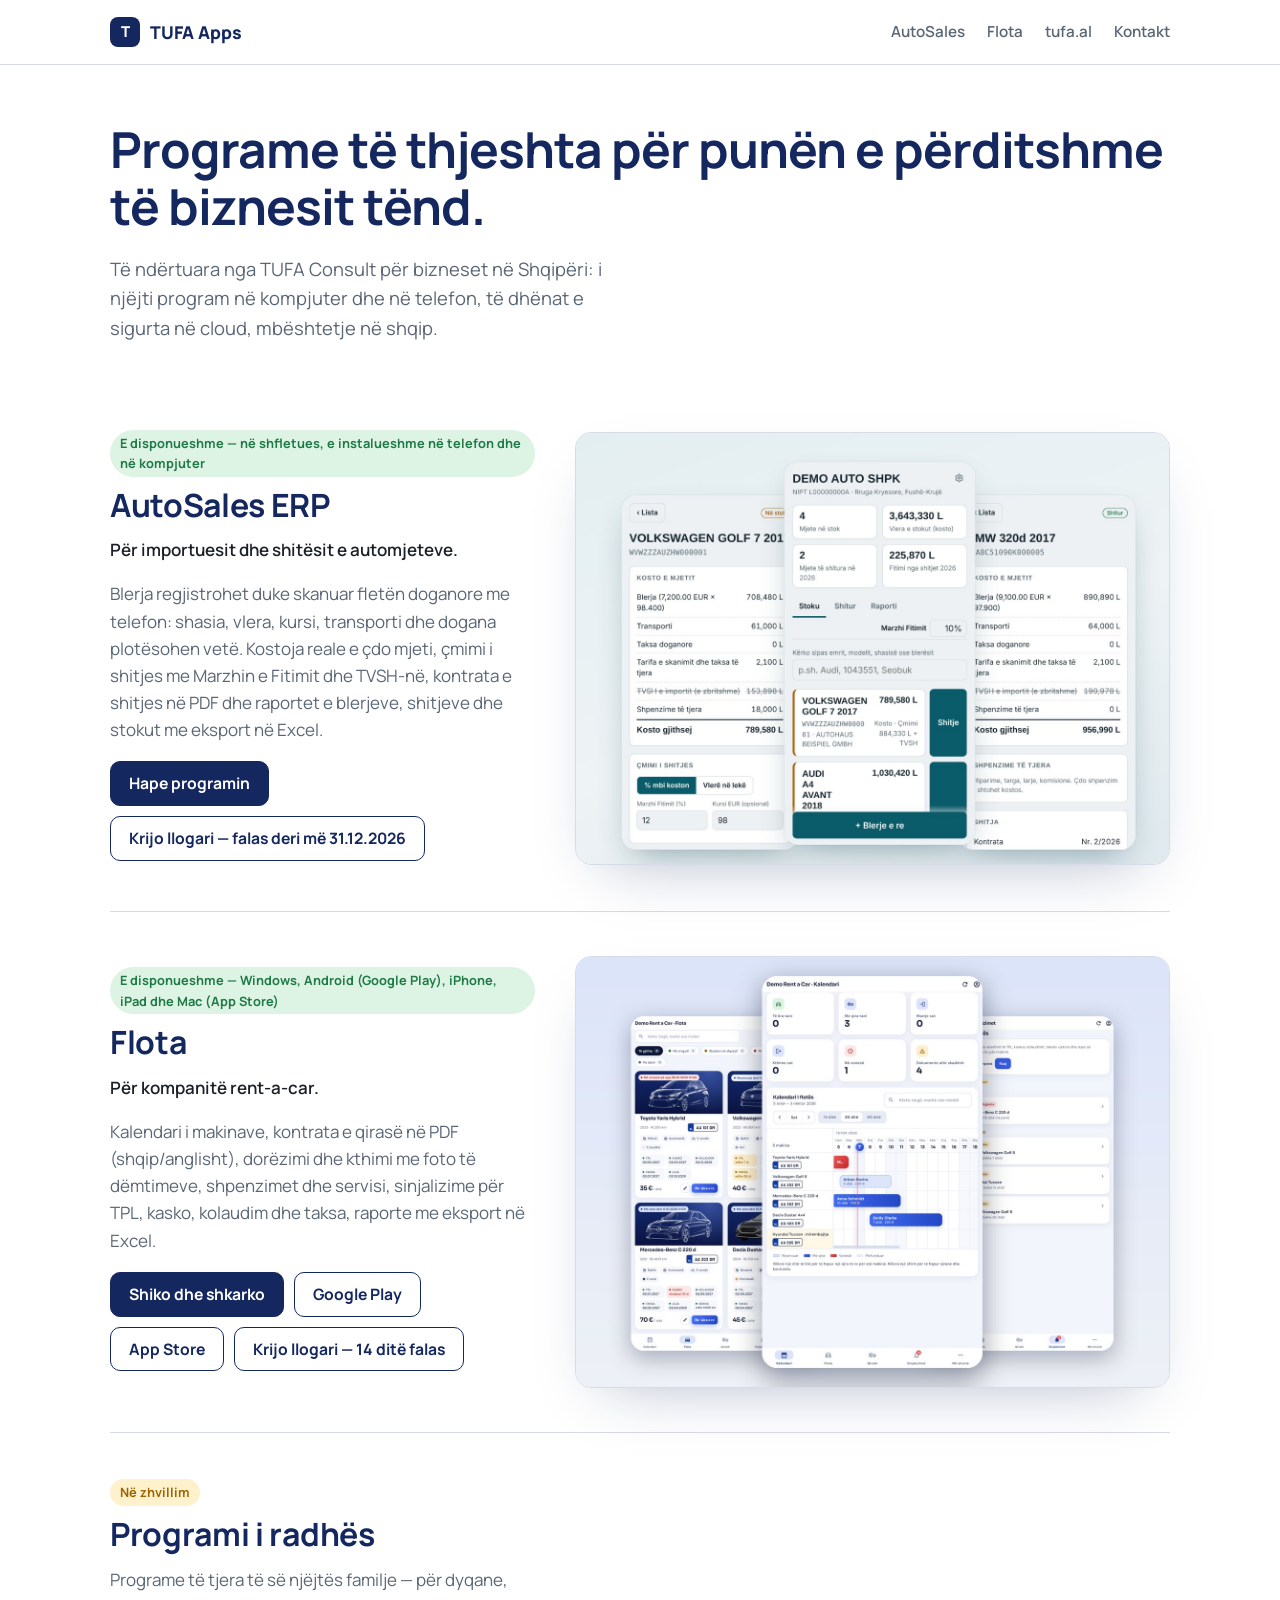
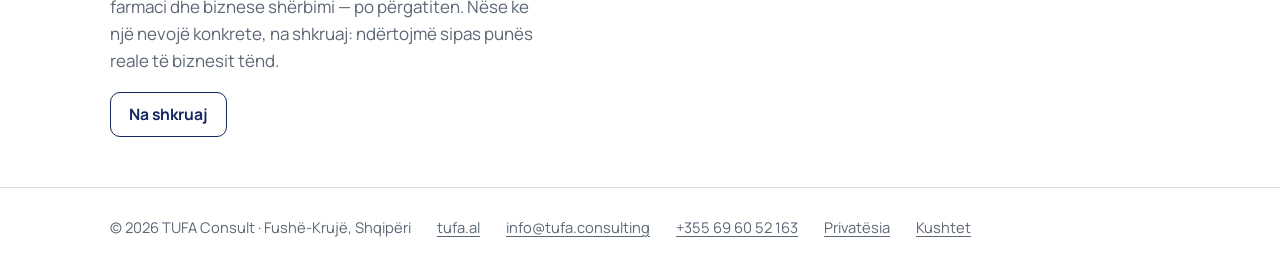
<file: index.html>
<!doctype html>
<html lang="sq">
<head>
  <meta charset="utf-8">
  <meta name="viewport" content="width=device-width, initial-scale=1">
  <title>TUFA Apps — programe për bizneset shqiptare</title>
  <meta name="description" content="Programe praktike për bizneset në Shqipëri nga TUFA Consult: për Windows, Android dhe iOS. Flota — menaxhimi i kompanive rent-a-car.">
  <link rel="preconnect" href="https://fonts.googleapis.com">
  <link rel="preconnect" href="https://fonts.gstatic.com" crossorigin>
  <link href="https://fonts.googleapis.com/css2?family=Manrope:wght@500;600;700;800&display=swap" rel="stylesheet">
  <link rel="stylesheet" href="assets/site.css">
  <link rel="icon" href="assets/favicon.svg" type="image/svg+xml">
</head>
<body>
  <header class="top">
    <div class="wrap">
      <a class="brand" href="./"><span class="mark">T</span> TUFA Apps</a>
      <nav>
        <a href="https://tufa.al/autosales/">AutoSales</a>
        <a href="flota/">Flota</a>
        <a href="https://tufa.al">tufa.al</a>
        <a href="mailto:info@tufa.consulting">Kontakt</a>
      </nav>
    </div>
  </header>

  <section class="hero">
    <div class="wrap" style="grid-template-columns: 1fr; gap: 0;">
      <div>
        <h1>Programe të thjeshta për punën e përditshme të biznesit tënd.</h1>
        <p class="lead" style="max-width: 48ch;">Të ndërtuara nga TUFA Consult për bizneset në Shqipëri: i njëjti program në kompjuter dhe në telefon, të dhënat e sigurta në cloud, mbështetje në shqip.</p>
      </div>
    </div>
  </section>

  <main class="wrap">
    <article class="app" id="autosales">
      <div>
        <span class="status">E disponueshme — në shfletues, e instalueshme në telefon dhe në kompjuter</span>
        <h2>AutoSales ERP</h2>
        <p class="for">Për importuesit dhe shitësit e automjeteve.</p>
        <p>Blerja regjistrohet duke skanuar fletën doganore me telefon: shasia, vlera, kursi, transporti dhe dogana plotësohen vetë. Kostoja reale e çdo mjeti, çmimi i shitjes me Marzhin e Fitimit dhe TVSH-në, kontrata e shitjes në PDF dhe raportet e blerjeve, shitjeve dhe stokut me eksport në Excel.</p>
        <div class="platforms">
          <a class="btn primary" href="https://tufa.al/autosales/">Hape programin</a>
          <a class="btn" href="https://tufa.al/autosales/?signup">Krijo llogari — falas deri më 31.12.2026</a>
        </div>
      </div>
      <a href="https://tufa.al/autosales/" class="hero-shot" aria-label="Pamje e AutoSales ERP në telefon">
        <img src="assets/img/autosales-hero.jpg" width="1240" height="900" alt="AutoSales ERP në telefon: stoku, kostoja e mjetit dhe shitja">
      </a>
    </article>

    <article class="app" id="flota">
      <div>
        <span class="status">E disponueshme — Windows, Android (Google Play), iPhone, iPad dhe Mac (App Store)</span>
        <h2>Flota</h2>
        <p class="for">Për kompanitë rent-a-car.</p>
        <p>Kalendari i makinave, kontrata e qirasë në PDF (shqip/anglisht), dorëzimi dhe kthimi me foto të dëmtimeve, shpenzimet dhe servisi, sinjalizime për TPL, kasko, kolaudim dhe taksa, raporte me eksport në Excel.</p>
        <div class="platforms">
          <a class="btn primary" href="flota/#shkarko">Shiko dhe shkarko</a>
          <a class="btn" href="https://play.google.com/store/apps/details?id=consulting.tufa.flota" target="_blank" rel="noopener">Google Play</a>
          <a class="btn" href="https://apps.apple.com/app/id6818728912" target="_blank" rel="noopener">App Store</a>
          <a class="btn" href="flota/regjistrohu.html">Krijo llogari — 14 ditë falas</a>
        </div>
      </div>
      <a href="flota/" class="hero-shot" aria-label="Pamje e Flotës në telefon">
        <img src="assets/img/flota-hero.jpg" width="1240" height="900" alt="Flota në telefon: kalendari i makinave, flota dhe sinjalizimet">
      </a>
    </article>

    <article class="app">
      <div>
        <span class="status soon">Në zhvillim</span>
        <h2>Programi i radhës</h2>
        <p>Programe të tjera të së njëjtës familje — për dyqane, farmaci dhe biznese shërbimi — po përgatiten. Nëse ke një nevojë konkrete, na shkruaj: ndërtojmë sipas punës reale të biznesit tënd.</p>
        <div class="platforms">
          <a class="btn" href="mailto:info@tufa.consulting?subject=Kërkesë për program">Na shkruaj</a>
        </div>
      </div>
      <div></div>
    </article>
  </main>

  <footer>
    <div class="wrap">
      <span>© <span id="viti"></span> TUFA Consult · Fushë-Krujë, Shqipëri</span>
      <a href="https://tufa.al">tufa.al</a>
      <a href="mailto:info@tufa.consulting">info@tufa.consulting</a>
      <a href="tel:+355696052163">+355 69 60 52 163</a>
      <a href="flota/privatesia.html">Privatësia</a>
      <a href="flota/kushtet.html">Kushtet</a>
    </div>
  </footer>
  <script>document.getElementById('viti').textContent = new Date().getFullYear();</script>
</body>
</html>
</file>
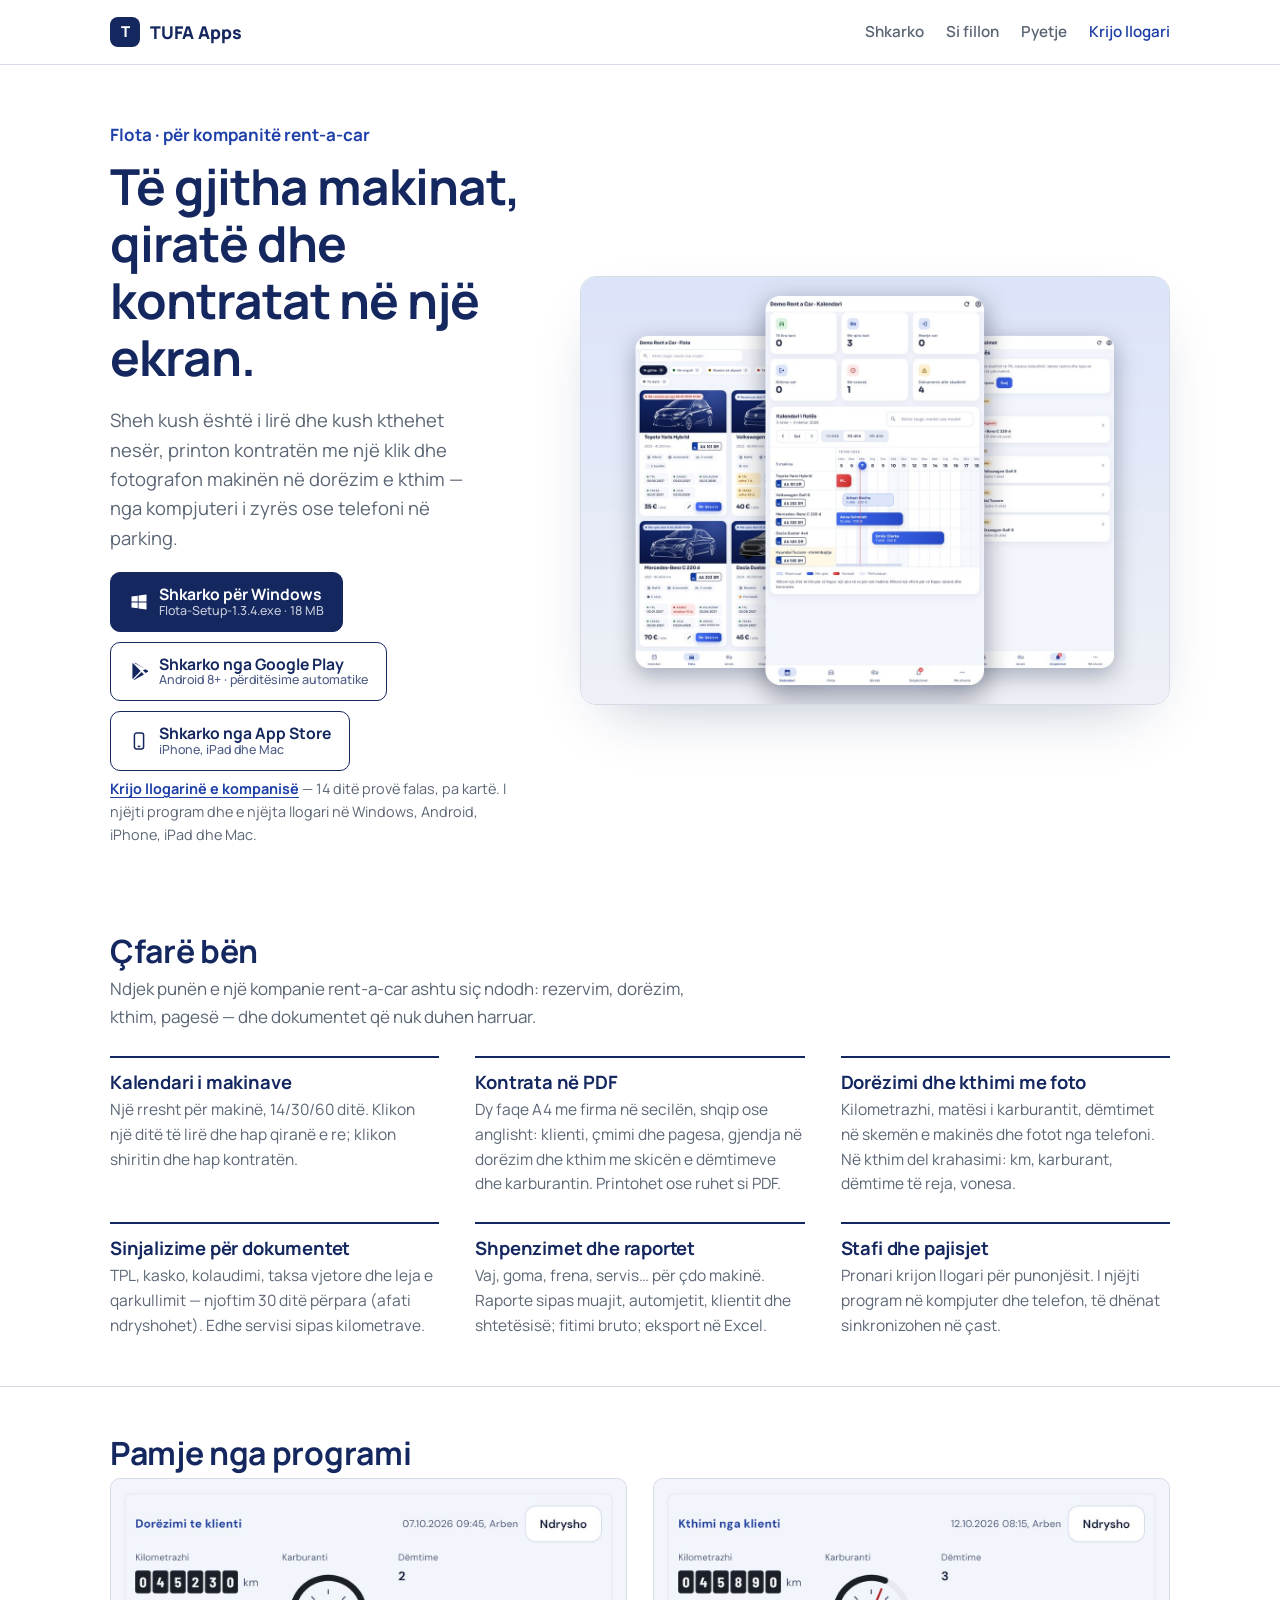
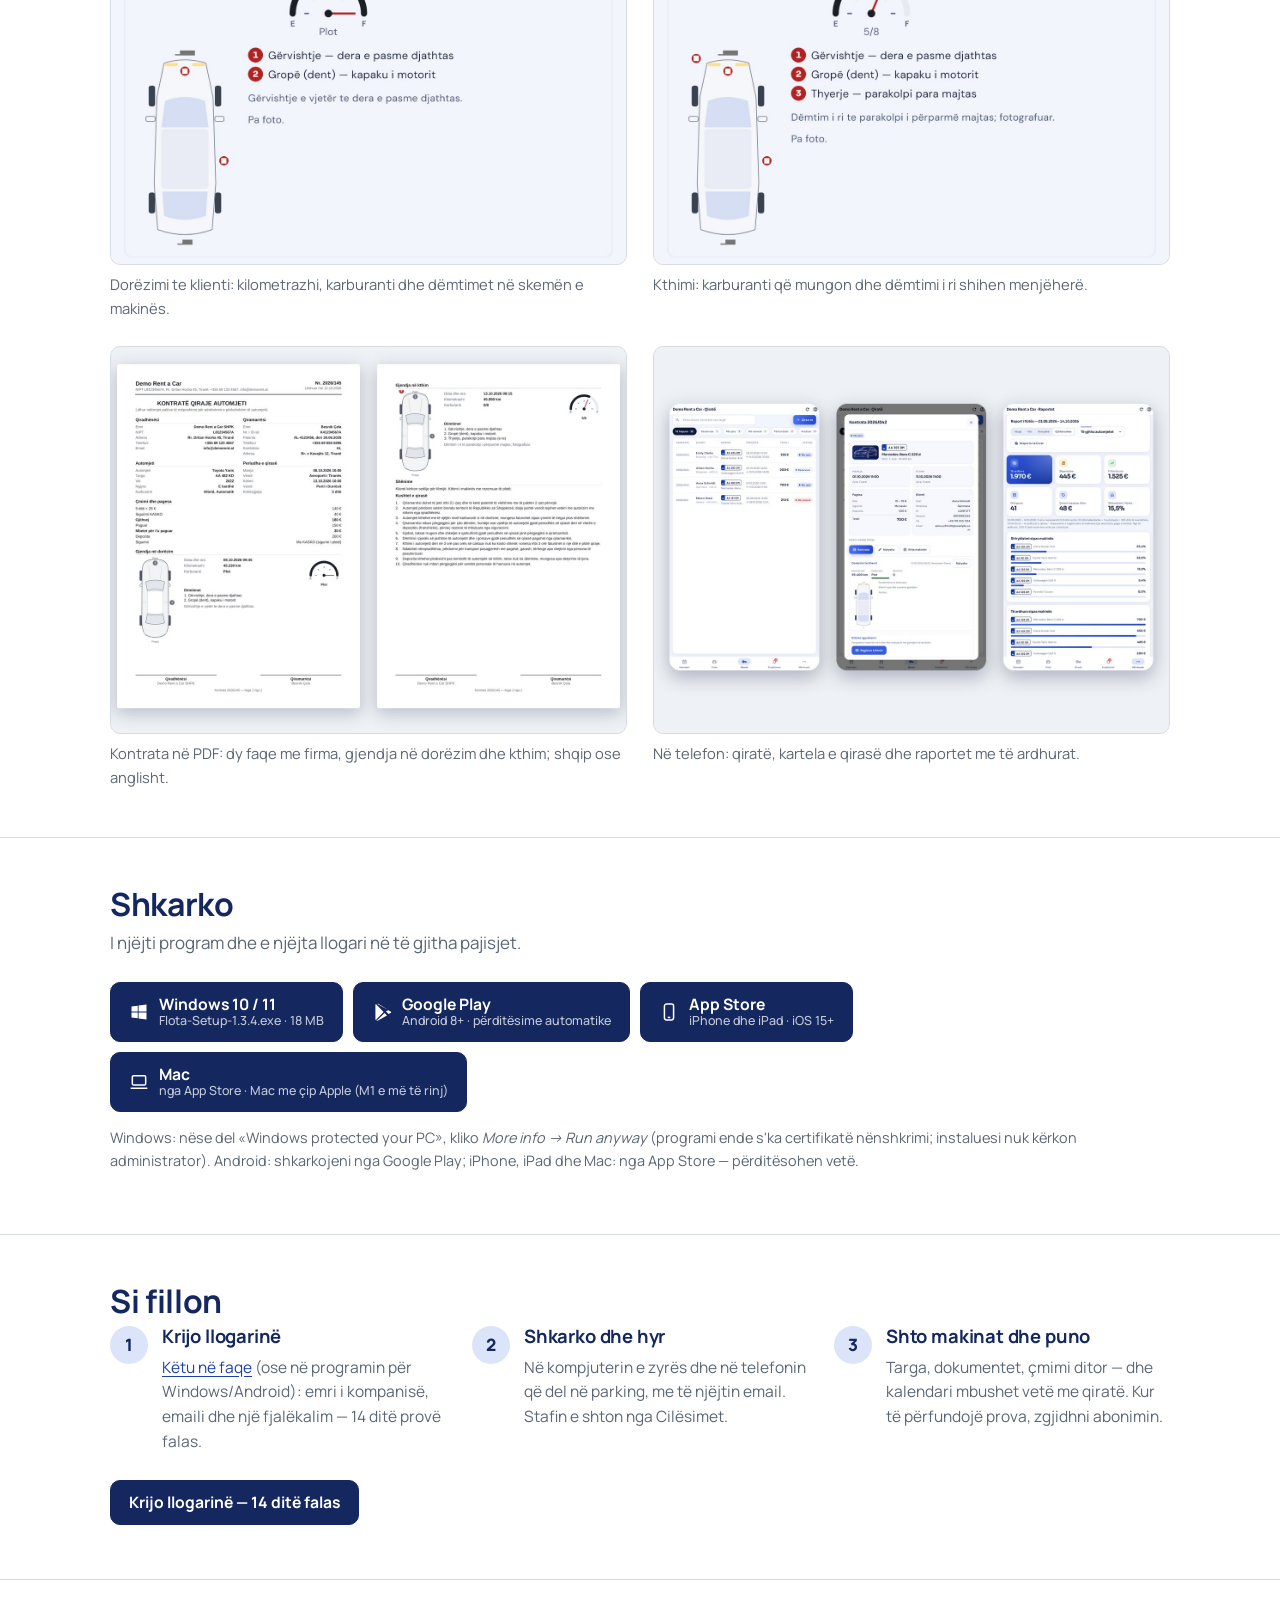
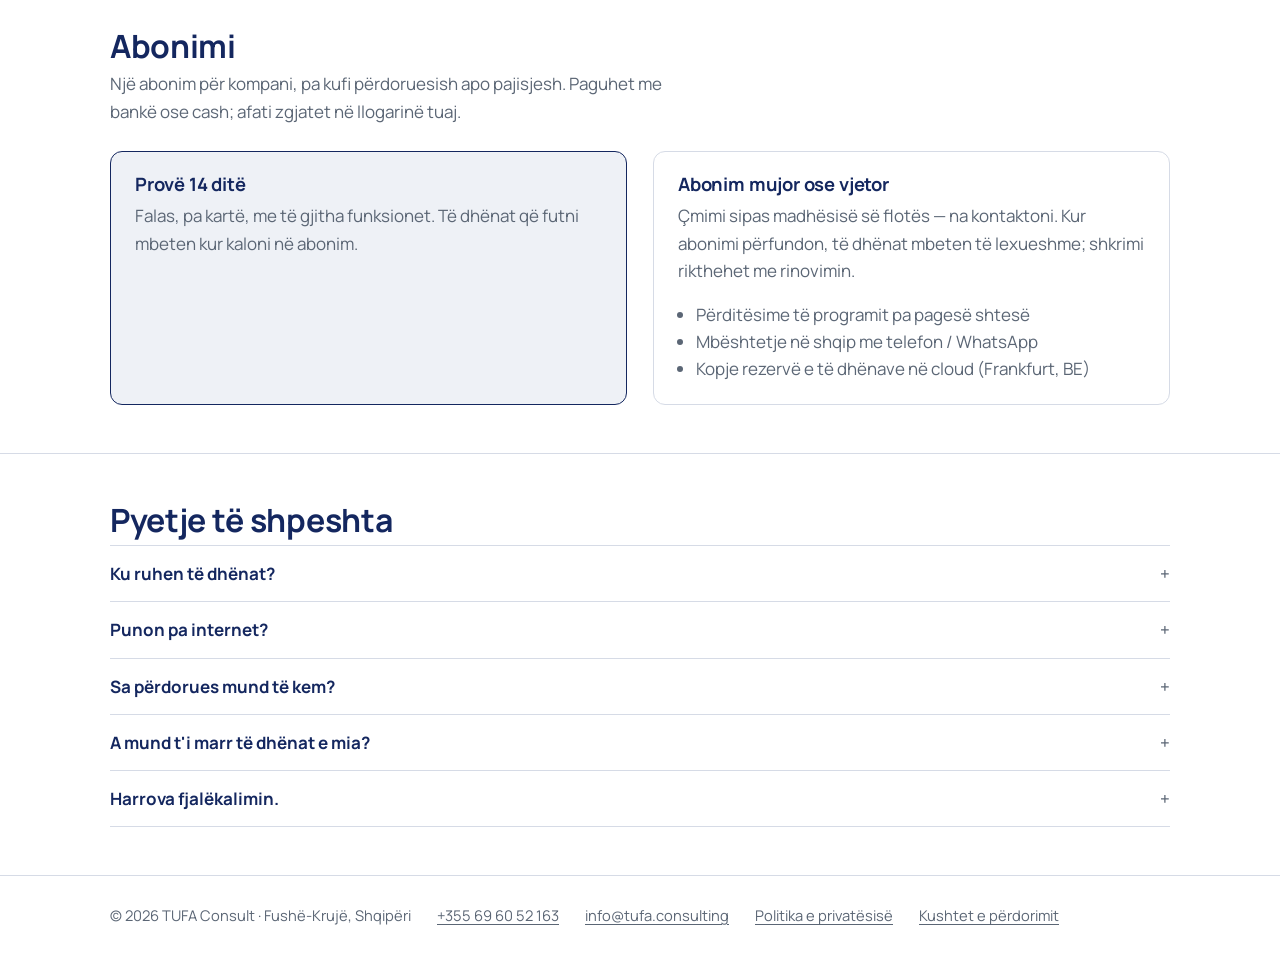
<file: flota/index.html>
<!doctype html>
<html lang="sq">
<head>
  <meta charset="utf-8">
  <meta name="viewport" content="width=device-width, initial-scale=1">
  <title>Flota — programi për kompanitë rent-a-car</title>
  <meta name="description" content="Flota: kalendari i makinave, kontrata në PDF, dorëzim/kthim me foto, shpenzime, sinjalizime për dokumentet dhe raporte. Për Windows, Android, iPhone, iPad dhe Mac, 14 ditë provë falas.">
  <link rel="preconnect" href="https://fonts.googleapis.com">
  <link rel="preconnect" href="https://fonts.gstatic.com" crossorigin>
  <link href="https://fonts.googleapis.com/css2?family=Manrope:wght@500;600;700;800&display=swap" rel="stylesheet">
  <link rel="stylesheet" href="../assets/site.css">
  <link rel="icon" href="../assets/favicon.svg" type="image/svg+xml">
</head>
<body>
  <header class="top">
    <div class="wrap">
      <a class="brand" href="../"><span class="mark">T</span> TUFA Apps</a>
      <nav>
        <a href="#shkarko">Shkarko</a>
        <a href="#si-fillon">Si fillon</a>
        <a href="#pyetje">Pyetje</a>
        <a href="regjistrohu.html" class="nav-cta">Krijo llogari</a>
      </nav>
    </div>
  </header>

  <section class="hero">
    <div class="wrap">
      <div>
        <div class="sub">Flota · për kompanitë rent-a-car</div>
        <h1>Të gjitha makinat, qiratë dhe kontratat në një ekran.</h1>
        <p class="lead">Sheh kush është i lirë dhe kush kthehet nesër, printon kontratën me një klik dhe fotografon makinën në dorëzim e kthim — nga kompjuteri i zyrës ose telefoni në parking.</p>
        <div class="platforms" id="hero-btns">
          <a class="btn primary" data-os="windows" href="../downloads/Flota-Setup-1.3.4.exe">
            <svg viewBox="0 0 24 24" fill="currentColor" aria-hidden="true"><path d="M3 5.5 10.5 4.4v7.1H3zm0 13 7.5 1.1v-7H3zm8.5 1.3L21 21v-8.4h-9.5zm0-15.6v7.3H21V3z"/></svg>
            <span class="t">Shkarko për Windows<small>Flota-Setup-1.3.4.exe · 18 MB</small></span>
          </a>
          <a class="btn" data-os="android" href="https://play.google.com/store/apps/details?id=consulting.tufa.flota" target="_blank" rel="noopener">
            <svg viewBox="0 0 24 24" fill="currentColor" aria-hidden="true"><path d="M4.6 2.3c-.3.3-.5.8-.5 1.4v16.6c0 .6.2 1.1.5 1.4l9.3-9.7zm10.5 10.9 2.9 3-11.3 6.4c-.5.3-1 .3-1.4.1zm3.9-3.8L15.6 7.4 6.6 2.3c.4-.2.9-.2 1.4.1zm.8.5 2.5 1.4c.9.5.9 1.3 0 1.8l-2.5 1.4-3.1-3.3z"/></svg>
            <span class="t">Shkarko nga Google Play<small>Android 8+ · përditësime automatike</small></span>
          </a>
          <a class="btn" data-os="ios mac" href="https://apps.apple.com/app/id6818728912" target="_blank" rel="noopener">
            <svg viewBox="0 0 24 24" fill="none" stroke="currentColor" stroke-width="1.8" aria-hidden="true"><rect x="6.5" y="2.5" width="11" height="19" rx="2.5"/><path d="M10.5 18.5h3"/></svg>
            <span class="t">Shkarko nga App Store<small>iPhone, iPad dhe Mac</small></span>
          </a>
        </div>
        <p class="note"><a href="regjistrohu.html"><strong>Krijo llogarinë e kompanisë</strong></a> — 14 ditë provë falas, pa kartë. I njëjti program dhe e njëjta llogari në Windows, Android, iPhone, iPad dhe Mac.</p>
      </div>
      <div class="hero-shot">
        <img src="../assets/img/flota-hero.jpg" width="1240" height="900" alt="Flota në telefon: kalendari i makinave në mes, flota me dokumentet dhe sinjalizimet anash">
      </div>
    </div>
  </section>

  <section class="block" id="veçoritë">
    <div class="wrap">
      <h2>Çfarë bën</h2>
      <p class="intro">Ndjek punën e një kompanie rent-a-car ashtu siç ndodh: rezervim, dorëzim, kthim, pagesë — dhe dokumentet që nuk duhen harruar.</p>
      <div class="features">
        <div><h3>Kalendari i makinave</h3><p>Një rresht për makinë, 14/30/60 ditë. Klikon një ditë të lirë dhe hap qiranë e re; klikon shiritin dhe hap kontratën.</p></div>
        <div><h3>Kontrata në PDF</h3><p>Dy faqe A4 me firma në secilën, shqip ose anglisht: klienti, çmimi dhe pagesa, gjendja në dorëzim dhe kthim me skicën e dëmtimeve dhe karburantin. Printohet ose ruhet si PDF.</p></div>
        <div><h3>Dorëzimi dhe kthimi me foto</h3><p>Kilometrazhi, matësi i karburantit, dëmtimet në skemën e makinës dhe fotot nga telefoni. Në kthim del krahasimi: km, karburant, dëmtime të reja, vonesa.</p></div>
        <div><h3>Sinjalizime për dokumentet</h3><p>TPL, kasko, kolaudimi, taksa vjetore dhe leja e qarkullimit — njoftim 30 ditë përpara (afati ndryshohet). Edhe servisi sipas kilometrave.</p></div>
        <div><h3>Shpenzimet dhe raportet</h3><p>Vaj, goma, frena, servis… për çdo makinë. Raporte sipas muajit, automjetit, klientit dhe shtetësisë; fitimi bruto; eksport në Excel.</p></div>
        <div><h3>Stafi dhe pajisjet</h3><p>Pronari krijon llogari për punonjësit. I njëjti program në kompjuter dhe telefon, të dhënat sinkronizohen në çast.</p></div>
      </div>
    </div>
  </section>

  <section class="block">
    <div class="wrap">
      <h2>Pamje nga programi</h2>
      <div class="gallery">
        <figure><img src="../assets/img/flota-dorezimi.jpg" width="1200" height="900" alt="Kartela e dorëzimit: kilometrazhi si numërues, matësi i karburantit me gjilpërë, skema e makinës me dy dëmtime" loading="lazy"><figcaption>Dorëzimi te klienti: kilometrazhi, karburanti dhe dëmtimet në skemën e makinës.</figcaption></figure>
        <figure><img src="../assets/img/flota-kthimi.jpg" width="1200" height="900" alt="Kartela e kthimit: karburanti 5/8 dhe një dëmtim i ri në skemë" loading="lazy"><figcaption>Kthimi: karburanti që mungon dhe dëmtimi i ri shihen menjëherë.</figcaption></figure>
        <figure><img src="../assets/img/flota-kontrata.jpg" width="1200" height="900" alt="Kontrata e qirasë në PDF, dy faqe me firma" loading="lazy"><figcaption>Kontrata në PDF: dy faqe me firma, gjendja në dorëzim dhe kthim; shqip ose anglisht.</figcaption></figure>
        <figure><img src="../assets/img/flota-telefoni.jpg" width="1200" height="900" alt="Në telefon: lista e qirave, kartela e qirasë dhe raportet" loading="lazy"><figcaption>Në telefon: qiratë, kartela e qirasë dhe raportet me të ardhurat.</figcaption></figure>
      </div>
    </div>
  </section>

  <section class="block" id="shkarko">
    <div class="wrap">
      <h2>Shkarko</h2>
      <p class="intro">I njëjti program dhe e njëjta llogari në të gjitha pajisjet.</p>
      <div class="platforms">
        <a class="btn primary" data-os="windows" href="../downloads/Flota-Setup-1.3.4.exe">
          <svg viewBox="0 0 24 24" fill="currentColor" aria-hidden="true"><path d="M3 5.5 10.5 4.4v7.1H3zm0 13 7.5 1.1v-7H3zm8.5 1.3L21 21v-8.4h-9.5zm0-15.6v7.3H21V3z"/></svg>
          <span class="t">Windows 10 / 11<small>Flota-Setup-1.3.4.exe · 18 MB</small></span>
        </a>
        <a class="btn primary" data-os="android" href="https://play.google.com/store/apps/details?id=consulting.tufa.flota" target="_blank" rel="noopener">
          <svg viewBox="0 0 24 24" fill="currentColor" aria-hidden="true"><path d="M4.6 2.3c-.3.3-.5.8-.5 1.4v16.6c0 .6.2 1.1.5 1.4l9.3-9.7zm10.5 10.9 2.9 3-11.3 6.4c-.5.3-1 .3-1.4.1zm3.9-3.8L15.6 7.4 6.6 2.3c.4-.2.9-.2 1.4.1zm.8.5 2.5 1.4c.9.5.9 1.3 0 1.8l-2.5 1.4-3.1-3.3z"/></svg>
          <span class="t">Google Play<small>Android 8+ · përditësime automatike</small></span>
        </a>
        <a class="btn primary" data-os="ios" href="https://apps.apple.com/app/id6818728912" target="_blank" rel="noopener">
          <svg viewBox="0 0 24 24" fill="none" stroke="currentColor" stroke-width="1.8" aria-hidden="true"><rect x="6.5" y="2.5" width="11" height="19" rx="2.5"/><path d="M10.5 18.5h3"/></svg>
          <span class="t">App Store<small>iPhone dhe iPad · iOS 15+</small></span>
        </a>
        <a class="btn primary" data-os="mac" href="https://apps.apple.com/app/id6818728912" target="_blank" rel="noopener">
          <svg viewBox="0 0 24 24" fill="none" stroke="currentColor" stroke-width="1.8" aria-hidden="true"><rect x="4" y="4.5" width="16" height="11" rx="1.5"/><path d="M2 19.5h20"/></svg>
          <span class="t">Mac<small>nga App Store · Mac me çip Apple (M1 e më të rinj)</small></span>
        </a>
      </div>
      <p class="note" style="margin-top:14px;">Windows: nëse del «Windows protected your PC», kliko <em>More info → Run anyway</em> (programi ende s'ka certifikatë nënshkrimi; instaluesi nuk kërkon administrator). Android: shkarkojeni nga Google Play; iPhone, iPad dhe Mac: nga App Store — përditësohen vetë.</p>
    </div>
  </section>

  <section class="block" id="si-fillon">
    <div class="wrap">
      <h2>Si fillon</h2>
      <div class="steps">
        <div><h3>Krijo llogarinë</h3><p><a href="regjistrohu.html">Këtu në faqe</a> (ose në programin për Windows/Android): emri i kompanisë, emaili dhe një fjalëkalim — 14 ditë provë falas.</p></div>
        <div><h3>Shkarko dhe hyr</h3><p>Në kompjuterin e zyrës dhe në telefonin që del në parking, me të njëjtin email. Stafin e shton nga Cilësimet.</p></div>
        <div><h3>Shto makinat dhe puno</h3><p>Targa, dokumentet, çmimi ditor — dhe kalendari mbushet vetë me qiratë. Kur të përfundojë prova, zgjidhni abonimin.</p></div>
      </div>
      <div class="platforms" style="margin-top:26px"><a class="btn primary" href="regjistrohu.html">Krijo llogarinë — 14 ditë falas</a></div>
    </div>
  </section>

  <section class="block" id="abonimi">
    <div class="wrap">
      <h2>Abonimi</h2>
      <p class="intro">Një abonim për kompani, pa kufi përdoruesish apo pajisjesh. Paguhet me bankë ose cash; afati zgjatet në llogarinë tuaj.</p>
      <div class="price">
        <div class="hi">
          <h3>Provë 14 ditë</h3>
          <p class="muted">Falas, pa kartë, me të gjitha funksionet. Të dhënat që futni mbeten kur kaloni në abonim.</p>
        </div>
        <div>
          <h3>Abonim mujor ose vjetor</h3>
          <p class="muted">Çmimi sipas madhësisë së flotës — na kontaktoni. Kur abonimi përfundon, të dhënat mbeten të lexueshme; shkrimi rikthehet me rinovimin.</p>
          <ul>
            <li>Përditësime të programit pa pagesë shtesë</li>
            <li>Mbështetje në shqip me telefon / WhatsApp</li>
            <li>Kopje rezervë e të dhënave në cloud (Frankfurt, BE)</li>
          </ul>
        </div>
      </div>
    </div>
  </section>

  <section class="block" id="pyetje">
    <div class="wrap">
      <h2>Pyetje të shpeshta</h2>
      <details><summary>Ku ruhen të dhënat?</summary><p>Në një bazë të dhënash në cloud (Supabase, serverë në Frankfurt, BE), të ndara për çdo kompani: asnjë kompani nuk sheh të dhënat e tjetrës. Fotot ruhen private dhe hapen vetëm nga llogaritë e kompanisë suaj.</p></details>
      <details><summary>Punon pa internet?</summary><p>Programit i duhet internet për të lexuar dhe ruajtur të dhënat, që kompjuteri dhe telefoni të shohin të njëjtën gjë në çast. Në parking mjafton interneti i telefonit.</p></details>
      <details><summary>Sa përdorues mund të kem?</summary><p>Pa kufi. Pronari krijon llogari për çdo punonjës nga Cilësimet → Stafi dhe mund t'i pezullojë kur ikin nga puna.</p></details>
      <details><summary>A mund t'i marr të dhënat e mia?</summary><p>Po: raportet eksportohen në Excel, kontratat në PDF, dhe me kërkesë ju japim gjithë bazën tuaj të të dhënave. Të dhënat janë tuajat.</p></details>
      <details><summary>Harrova fjalëkalimin.</summary><p>Në ekranin e hyrjes kliko «Harrova fjalëkalimin» dhe ndiq linkun në email, ose na telefono dhe e vendosim ne një fjalëkalim të ri për llogarinë tënde.</p></details>
    </div>
  </section>

  <footer>
    <div class="wrap">
      <span>© <span id="viti"></span> TUFA Consult · Fushë-Krujë, Shqipëri</span>
      <a href="tel:+355696052163">+355 69 60 52 163</a>
      <a href="mailto:info@tufa.consulting">info@tufa.consulting</a>
      <a href="privatesia.html">Politika e privatësisë</a>
      <a href="kushtet.html">Kushtet e përdorimit</a>
    </div>
  </footer>
  <script>
    document.getElementById('viti').textContent = new Date().getFullYear();
    // Thekson butonin e sistemit nga i cili po shikohet faqja.
    (function () {
      var ua = navigator.userAgent, os = /Android/i.test(ua) ? 'android' : /iPhone|iPad|iPod/i.test(ua) ? 'ios' : /Macintosh/i.test(ua) ? 'mac' : /Windows/i.test(ua) ? 'windows' : '';
      if (!os) return;
      document.querySelectorAll('[data-os~="' + os + '"]').forEach(function (b) { b.classList.add('me'); });
    })();
  </script>
</body>
</html>
</file>
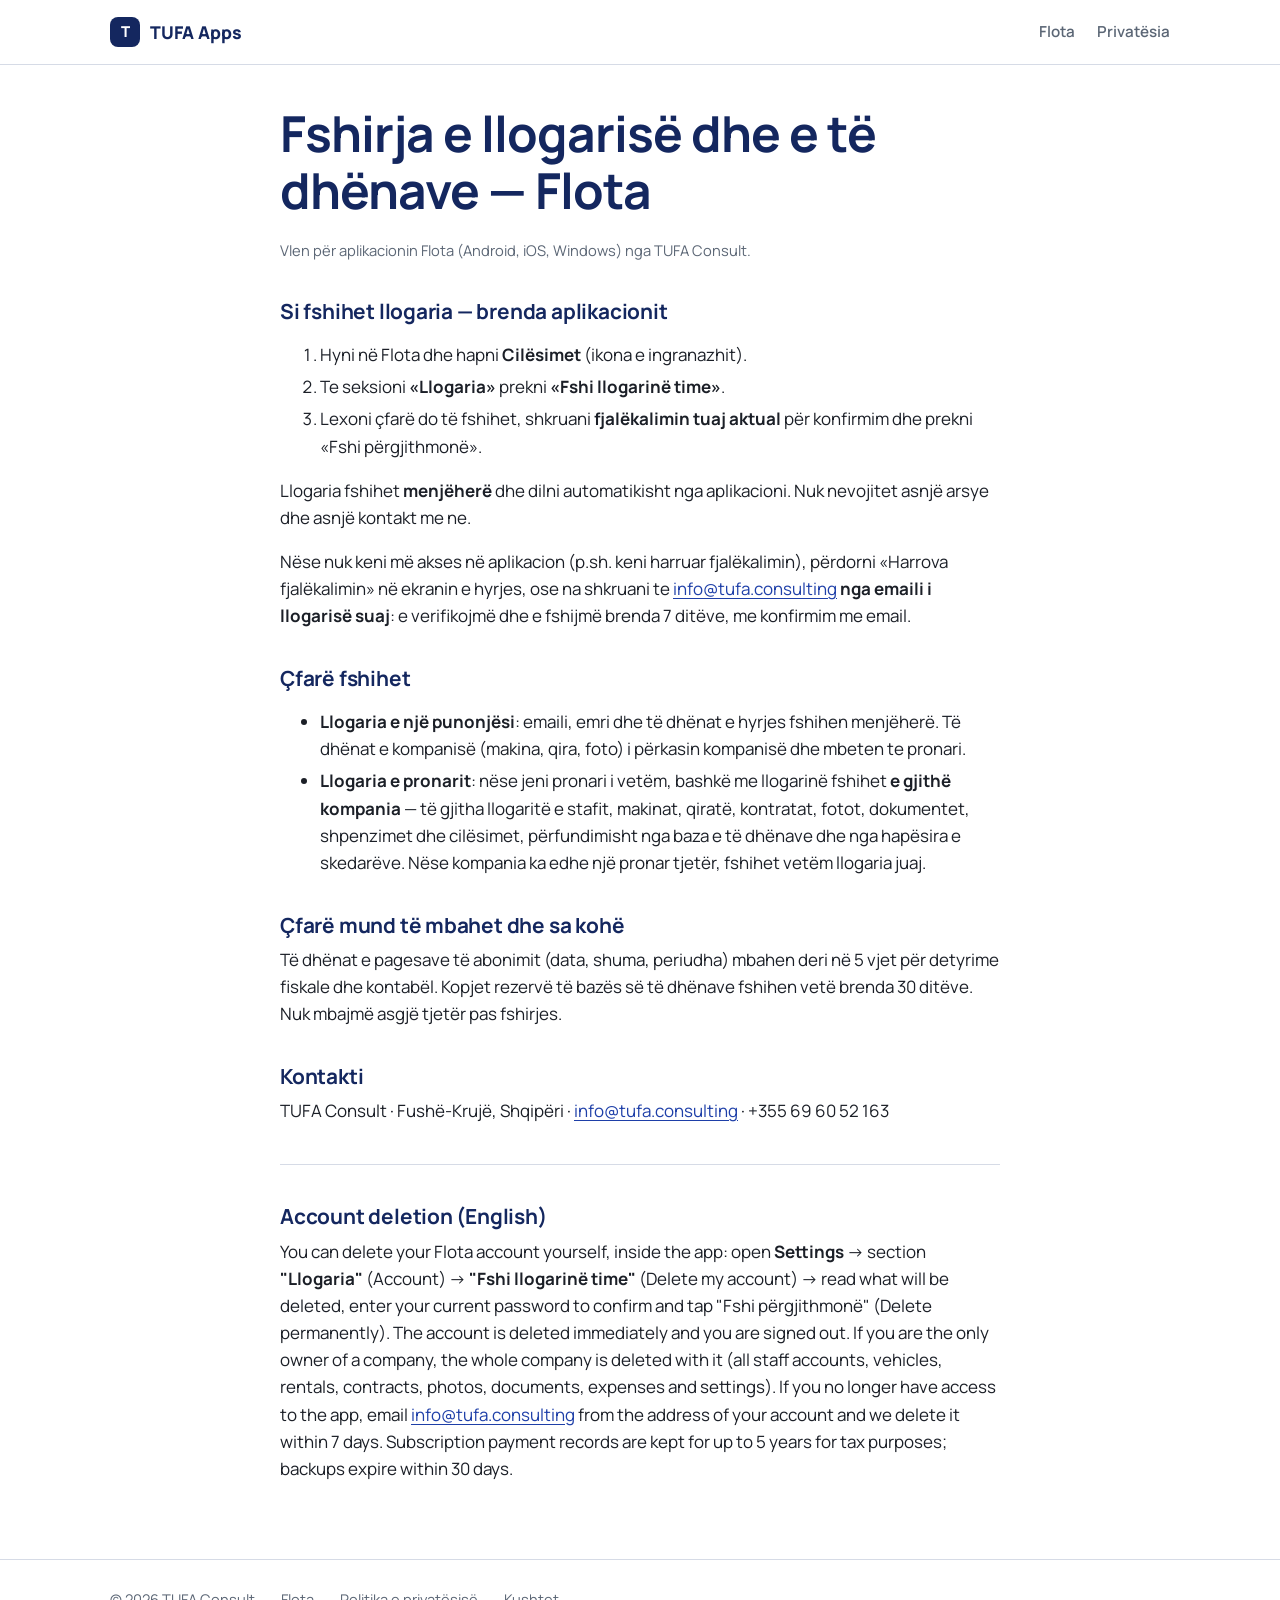
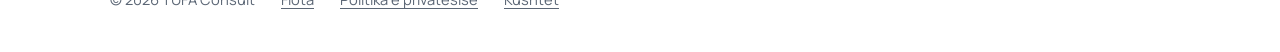
<file: flota/fshirja-e-llogarise.html>
<!doctype html>
<html lang="sq">
<head>
  <meta charset="utf-8">
  <meta name="viewport" content="width=device-width, initial-scale=1">
  <title>Fshirja e llogarisë — Flota</title>
  <link rel="preconnect" href="https://fonts.googleapis.com">
  <link rel="preconnect" href="https://fonts.gstatic.com" crossorigin>
  <link href="https://fonts.googleapis.com/css2?family=Manrope:wght@500;600;700;800&display=swap" rel="stylesheet">
  <link rel="stylesheet" href="../assets/site.css">
  <link rel="icon" href="../assets/favicon.svg" type="image/svg+xml">
</head>
<body>
  <header class="top">
    <div class="wrap">
      <a class="brand" href="../"><span class="mark">T</span> TUFA Apps</a>
      <nav><a href="./">Flota</a><a href="privatesia.html">Privatësia</a></nav>
    </div>
  </header>

  <main class="doc">
    <h1>Fshirja e llogarisë dhe e të dhënave — Flota</h1>
    <p class="meta">Vlen për aplikacionin Flota (Android, iOS, Windows) nga TUFA Consult.</p>

    <h2>Si fshihet llogaria — brenda aplikacionit</h2>
    <ol>
      <li>Hyni në Flota dhe hapni <strong>Cilësimet</strong> (ikona e ingranazhit).</li>
      <li>Te seksioni <strong>«Llogaria»</strong> prekni <strong>«Fshi llogarinë time»</strong>.</li>
      <li>Lexoni çfarë do të fshihet, shkruani <strong>fjalëkalimin tuaj aktual</strong> për konfirmim dhe prekni «Fshi përgjithmonë».</li>
    </ol>
    <p>Llogaria fshihet <strong>menjëherë</strong> dhe dilni automatikisht nga aplikacioni. Nuk nevojitet asnjë arsye dhe asnjë kontakt me ne.</p>
    <p>Nëse nuk keni më akses në aplikacion (p.sh. keni harruar fjalëkalimin), përdorni «Harrova fjalëkalimin» në ekranin e hyrjes, ose na shkruani te <a href="mailto:info@tufa.consulting?subject=Fshirja e llogarisë Flota">info@tufa.consulting</a> <strong>nga emaili i llogarisë suaj</strong>: e verifikojmë dhe e fshijmë brenda 7 ditëve, me konfirmim me email.</p>

    <h2>Çfarë fshihet</h2>
    <ul>
      <li><strong>Llogaria e një punonjësi</strong>: emaili, emri dhe të dhënat e hyrjes fshihen menjëherë. Të dhënat e kompanisë (makina, qira, foto) i përkasin kompanisë dhe mbeten te pronari.</li>
      <li><strong>Llogaria e pronarit</strong>: nëse jeni pronari i vetëm, bashkë me llogarinë fshihet <strong>e gjithë kompania</strong> — të gjitha llogaritë e stafit, makinat, qiratë, kontratat, fotot, dokumentet, shpenzimet dhe cilësimet, përfundimisht nga baza e të dhënave dhe nga hapësira e skedarëve. Nëse kompania ka edhe një pronar tjetër, fshihet vetëm llogaria juaj.</li>
    </ul>

    <h2>Çfarë mund të mbahet dhe sa kohë</h2>
    <p>Të dhënat e pagesave të abonimit (data, shuma, periudha) mbahen deri në 5 vjet për detyrime fiskale dhe kontabël. Kopjet rezervë të bazës së të dhënave fshihen vetë brenda 30 ditëve. Nuk mbajmë asgjë tjetër pas fshirjes.</p>

    <h2>Kontakti</h2>
    <p>TUFA Consult · Fushë-Krujë, Shqipëri · <a href="mailto:info@tufa.consulting">info@tufa.consulting</a> · +355 69 60 52 163</p>

    <hr style="margin:40px 0;border:0;border-top:1px solid var(--line)">
    <h2 id="en">Account deletion (English)</h2>
    <p>You can delete your Flota account yourself, inside the app: open <strong>Settings</strong> → section <strong>"Llogaria"</strong> (Account) → <strong>"Fshi llogarinë time"</strong> (Delete my account) → read what will be deleted, enter your current password to confirm and tap "Fshi përgjithmonë" (Delete permanently). The account is deleted immediately and you are signed out. If you are the only owner of a company, the whole company is deleted with it (all staff accounts, vehicles, rentals, contracts, photos, documents, expenses and settings). If you no longer have access to the app, email <a href="mailto:info@tufa.consulting?subject=Delete Flota account">info@tufa.consulting</a> from the address of your account and we delete it within 7 days. Subscription payment records are kept for up to 5 years for tax purposes; backups expire within 30 days.</p>
  </main>

  <footer>
    <div class="wrap">
      <span>© <span id="viti"></span> TUFA Consult</span>
      <a href="./">Flota</a>
      <a href="privatesia.html">Politika e privatësisë</a>
      <a href="kushtet.html">Kushtet</a>
    </div>
  </footer>
  <script>document.getElementById('viti').textContent = new Date().getFullYear();</script>
</body>
</html>
</file>
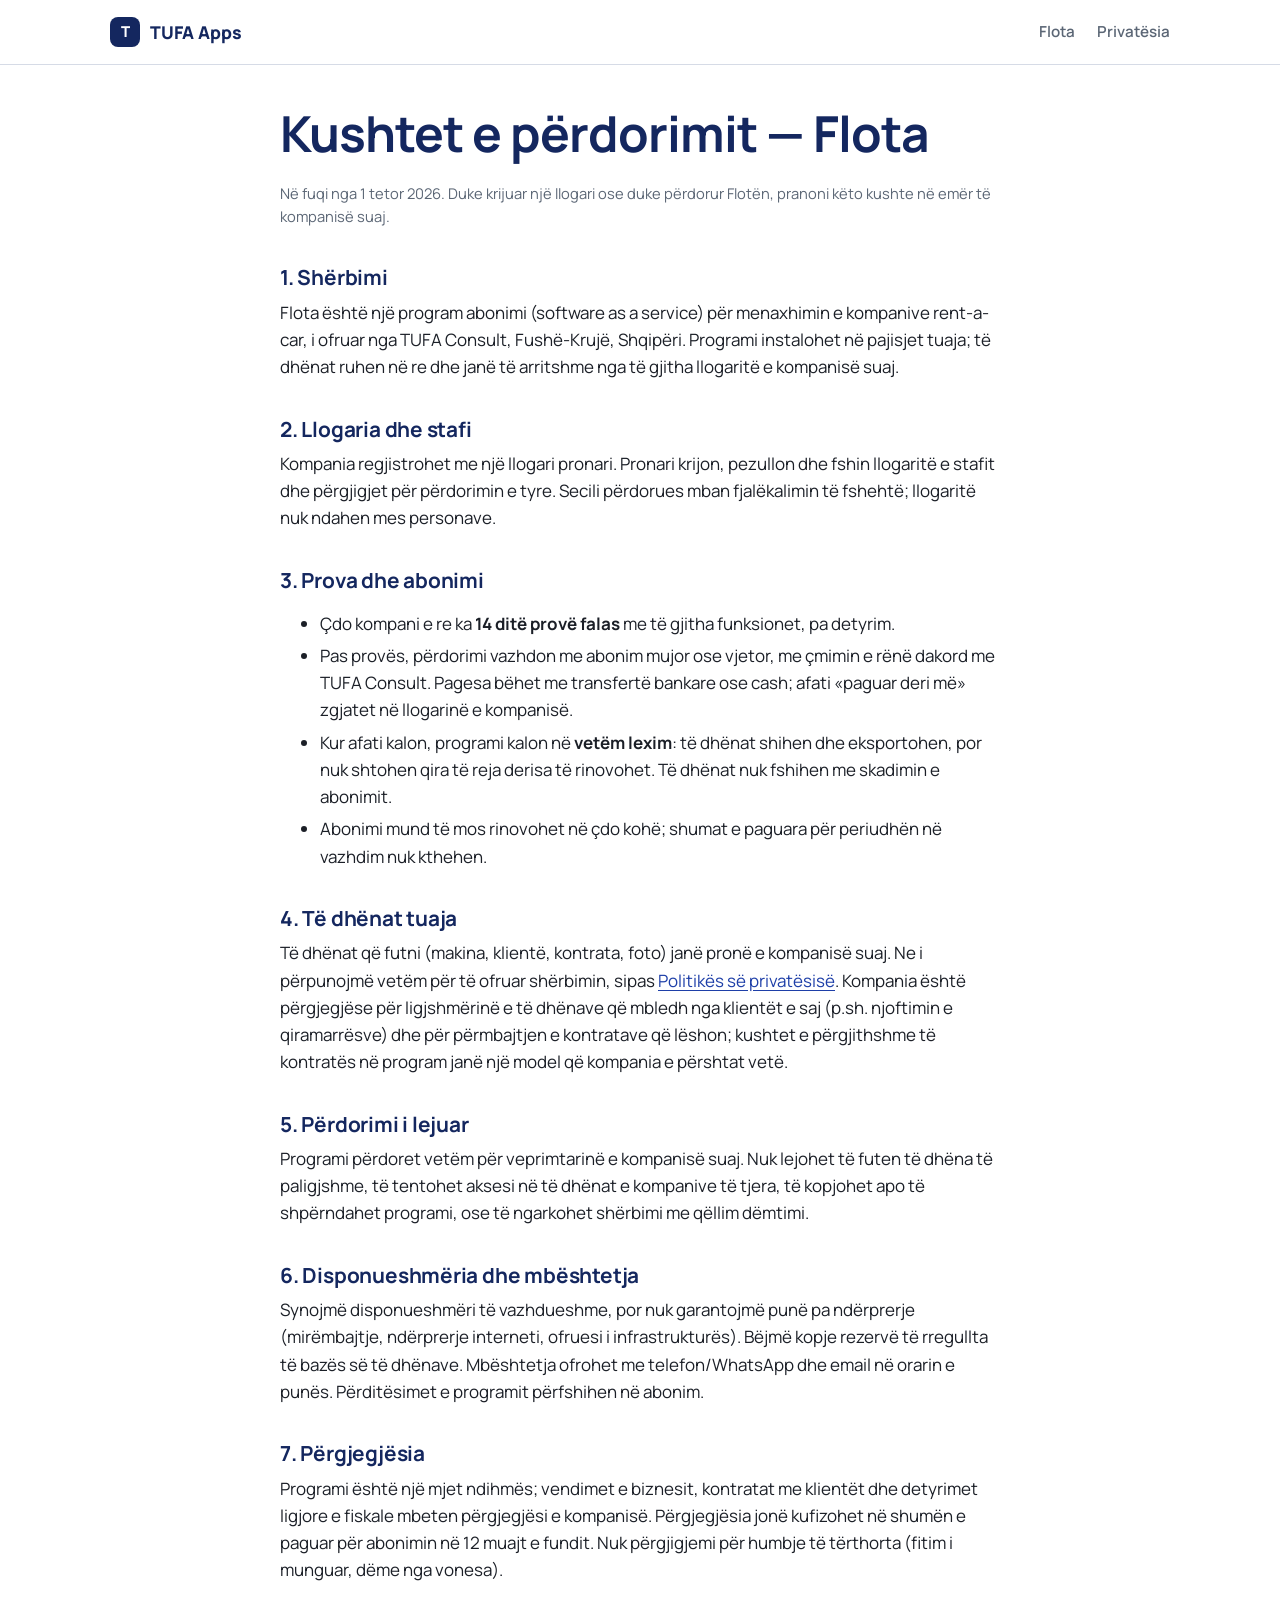
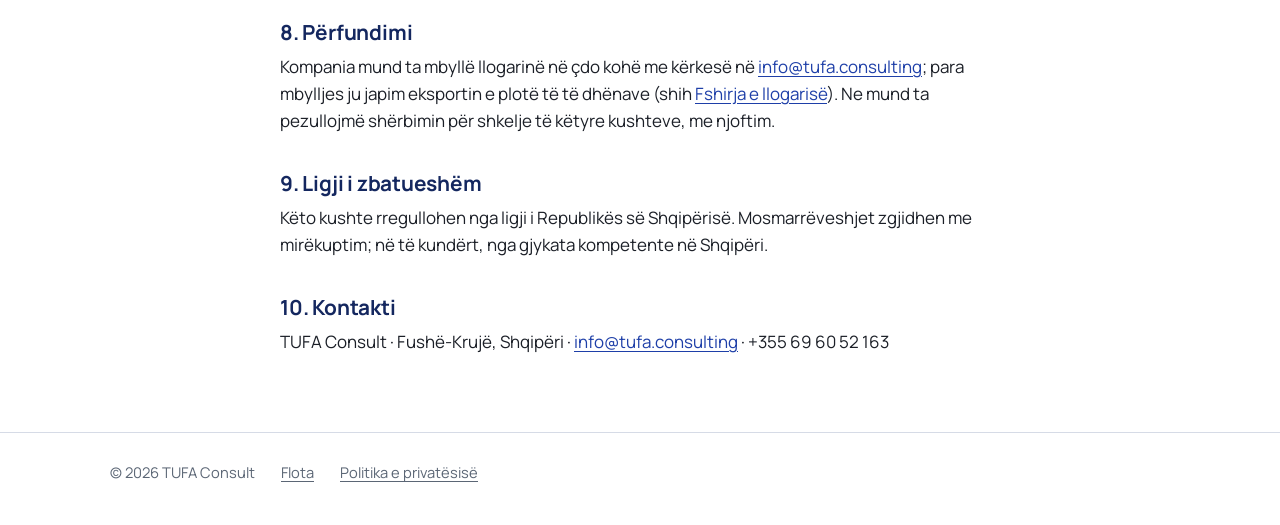
<file: flota/kushtet.html>
<!doctype html>
<html lang="sq">
<head>
  <meta charset="utf-8">
  <meta name="viewport" content="width=device-width, initial-scale=1">
  <title>Kushtet e përdorimit — Flota</title>
  <link rel="preconnect" href="https://fonts.googleapis.com">
  <link rel="preconnect" href="https://fonts.gstatic.com" crossorigin>
  <link href="https://fonts.googleapis.com/css2?family=Manrope:wght@500;600;700;800&display=swap" rel="stylesheet">
  <link rel="stylesheet" href="../assets/site.css">
  <link rel="icon" href="../assets/favicon.svg" type="image/svg+xml">
</head>
<body>
  <header class="top">
    <div class="wrap">
      <a class="brand" href="../"><span class="mark">T</span> TUFA Apps</a>
      <nav><a href="./">Flota</a><a href="privatesia.html">Privatësia</a></nav>
    </div>
  </header>

  <main class="doc">
    <h1>Kushtet e përdorimit — Flota</h1>
    <p class="meta">Në fuqi nga 1 tetor 2026. Duke krijuar një llogari ose duke përdorur Flotën, pranoni këto kushte në emër të kompanisë suaj.</p>

    <h2>1. Shërbimi</h2>
    <p>Flota është një program abonimi (software as a service) për menaxhimin e kompanive rent-a-car, i ofruar nga TUFA Consult, Fushë-Krujë, Shqipëri. Programi instalohet në pajisjet tuaja; të dhënat ruhen në re dhe janë të arritshme nga të gjitha llogaritë e kompanisë suaj.</p>

    <h2>2. Llogaria dhe stafi</h2>
    <p>Kompania regjistrohet me një llogari pronari. Pronari krijon, pezullon dhe fshin llogaritë e stafit dhe përgjigjet për përdorimin e tyre. Secili përdorues mban fjalëkalimin të fshehtë; llogaritë nuk ndahen mes personave.</p>

    <h2>3. Prova dhe abonimi</h2>
    <ul>
      <li>Çdo kompani e re ka <strong>14 ditë provë falas</strong> me të gjitha funksionet, pa detyrim.</li>
      <li>Pas provës, përdorimi vazhdon me abonim mujor ose vjetor, me çmimin e rënë dakord me TUFA Consult. Pagesa bëhet me transfertë bankare ose cash; afati «paguar deri më» zgjatet në llogarinë e kompanisë.</li>
      <li>Kur afati kalon, programi kalon në <strong>vetëm lexim</strong>: të dhënat shihen dhe eksportohen, por nuk shtohen qira të reja derisa të rinovohet. Të dhënat nuk fshihen me skadimin e abonimit.</li>
      <li>Abonimi mund të mos rinovohet në çdo kohë; shumat e paguara për periudhën në vazhdim nuk kthehen.</li>
    </ul>

    <h2>4. Të dhënat tuaja</h2>
    <p>Të dhënat që futni (makina, klientë, kontrata, foto) janë pronë e kompanisë suaj. Ne i përpunojmë vetëm për të ofruar shërbimin, sipas <a href="privatesia.html">Politikës së privatësisë</a>. Kompania është përgjegjëse për ligjshmërinë e të dhënave që mbledh nga klientët e saj (p.sh. njoftimin e qiramarrësve) dhe për përmbajtjen e kontratave që lëshon; kushtet e përgjithshme të kontratës në program janë një model që kompania e përshtat vetë.</p>

    <h2>5. Përdorimi i lejuar</h2>
    <p>Programi përdoret vetëm për veprimtarinë e kompanisë suaj. Nuk lejohet të futen të dhëna të paligjshme, të tentohet aksesi në të dhënat e kompanive të tjera, të kopjohet apo të shpërndahet programi, ose të ngarkohet shërbimi me qëllim dëmtimi.</p>

    <h2>6. Disponueshmëria dhe mbështetja</h2>
    <p>Synojmë disponueshmëri të vazhdueshme, por nuk garantojmë punë pa ndërprerje (mirëmbajtje, ndërprerje interneti, ofruesi i infrastrukturës). Bëjmë kopje rezervë të rregullta të bazës së të dhënave. Mbështetja ofrohet me telefon/WhatsApp dhe email në orarin e punës. Përditësimet e programit përfshihen në abonim.</p>

    <h2>7. Përgjegjësia</h2>
    <p>Programi është një mjet ndihmës; vendimet e biznesit, kontratat me klientët dhe detyrimet ligjore e fiskale mbeten përgjegjësi e kompanisë. Përgjegjësia jonë kufizohet në shumën e paguar për abonimin në 12 muajt e fundit. Nuk përgjigjemi për humbje të tërthorta (fitim i munguar, dëme nga vonesa).</p>

    <h2>8. Përfundimi</h2>
    <p>Kompania mund ta mbyllë llogarinë në çdo kohë me kërkesë në <a href="mailto:info@tufa.consulting">info@tufa.consulting</a>; para mbylljes ju japim eksportin e plotë të të dhënave (shih <a href="fshirja-e-llogarise.html">Fshirja e llogarisë</a>). Ne mund ta pezullojmë shërbimin për shkelje të këtyre kushteve, me njoftim.</p>

    <h2>9. Ligji i zbatueshëm</h2>
    <p>Këto kushte rregullohen nga ligji i Republikës së Shqipërisë. Mosmarrëveshjet zgjidhen me mirëkuptim; në të kundërt, nga gjykata kompetente në Shqipëri.</p>

    <h2>10. Kontakti</h2>
    <p>TUFA Consult · Fushë-Krujë, Shqipëri · <a href="mailto:info@tufa.consulting">info@tufa.consulting</a> · +355 69 60 52 163</p>
  </main>

  <footer>
    <div class="wrap">
      <span>© <span id="viti"></span> TUFA Consult</span>
      <a href="./">Flota</a>
      <a href="privatesia.html">Politika e privatësisë</a>
    </div>
  </footer>
  <script>document.getElementById('viti').textContent = new Date().getFullYear();</script>
</body>
</html>
</file>
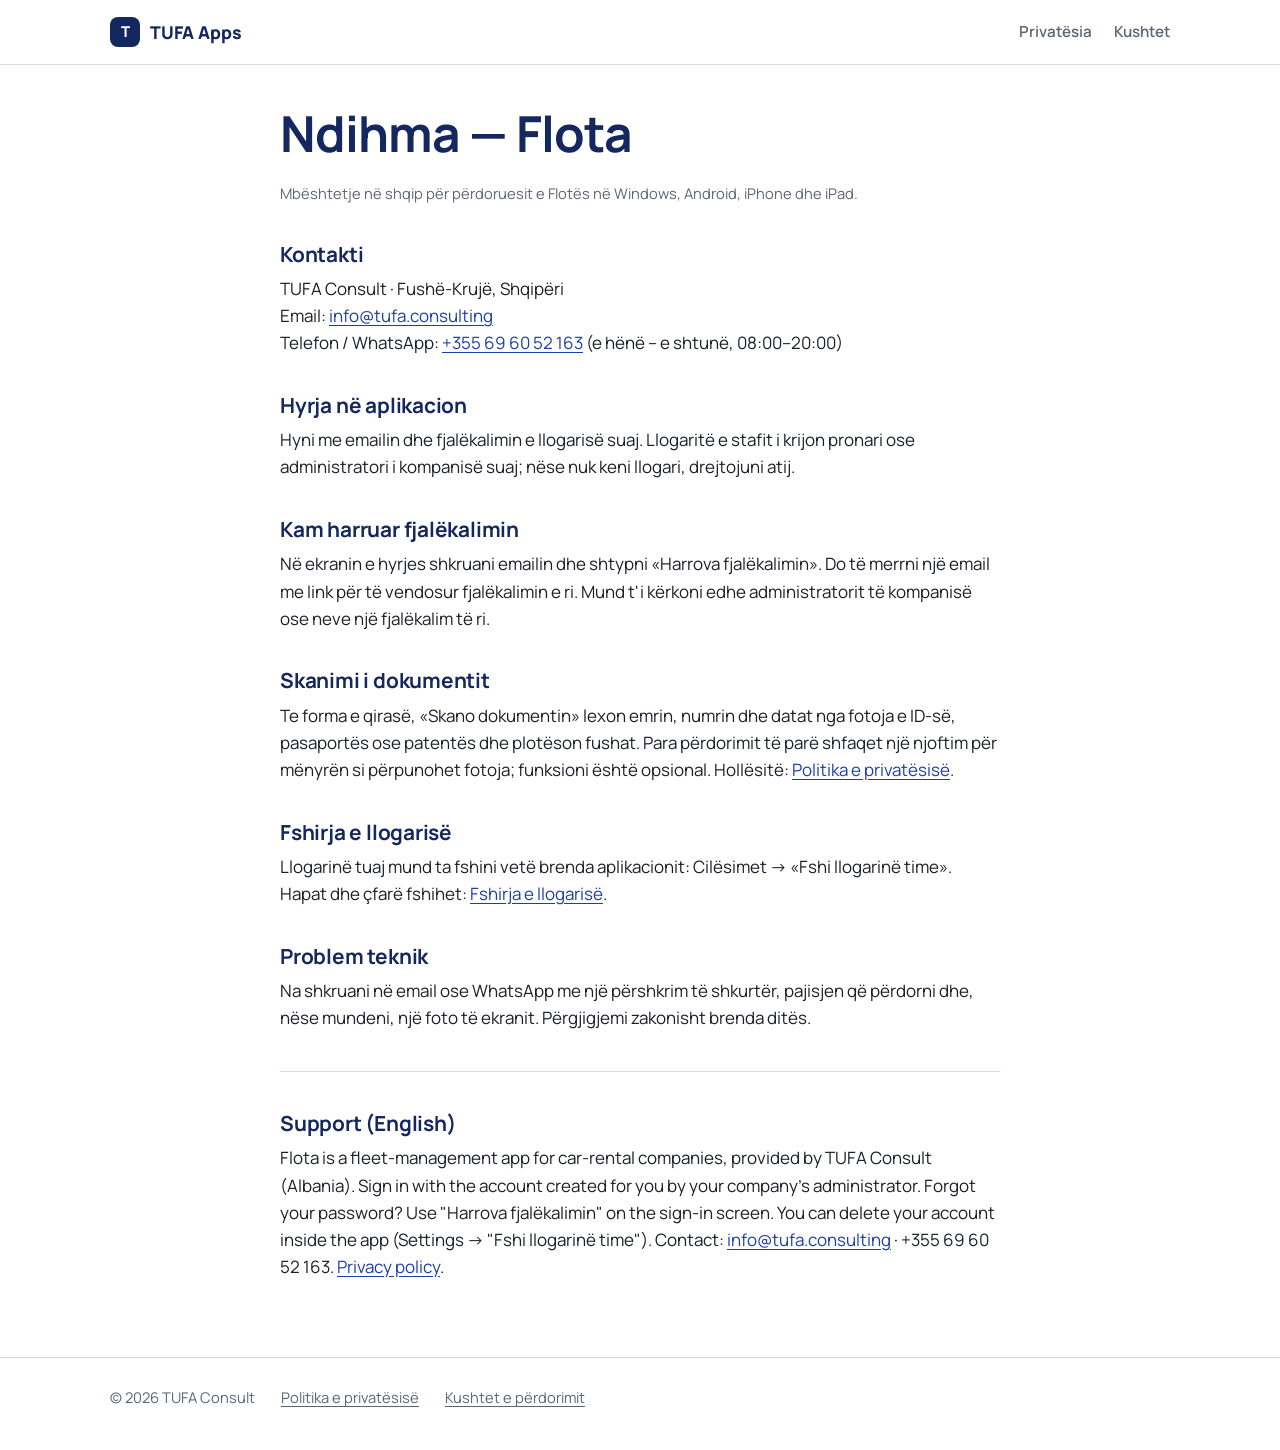
<file: flota/ndihma.html>
<!doctype html>
<html lang="sq">
<head>
  <meta charset="utf-8">
  <meta name="viewport" content="width=device-width, initial-scale=1">
  <title>Ndihma — Flota</title>
  <meta name="description" content="Ndihma dhe mbështetja për aplikacionin Flota: hyrja, fjalëkalimi, skanimi i dokumentit, fshirja e llogarisë dhe kontakti.">
  <link rel="preconnect" href="https://fonts.googleapis.com">
  <link rel="preconnect" href="https://fonts.gstatic.com" crossorigin>
  <link href="https://fonts.googleapis.com/css2?family=Manrope:wght@500;600;700;800&display=swap" rel="stylesheet">
  <link rel="stylesheet" href="../assets/site.css">
  <link rel="icon" href="../assets/favicon.svg" type="image/svg+xml">
</head>
<body>
  <header class="top">
    <div class="wrap">
      <a class="brand" href="../"><span class="mark">T</span> TUFA Apps</a>
      <nav><a href="privatesia.html">Privatësia</a><a href="kushtet.html">Kushtet</a></nav>
    </div>
  </header>

  <main class="doc">
    <h1>Ndihma — Flota</h1>
    <p class="meta">Mbështetje në shqip për përdoruesit e Flotës në Windows, Android, iPhone dhe iPad.</p>

    <h2>Kontakti</h2>
    <p>TUFA Consult · Fushë-Krujë, Shqipëri<br>
      Email: <a href="mailto:info@tufa.consulting">info@tufa.consulting</a><br>
      Telefon / WhatsApp: <a href="tel:+355696052163">+355 69 60 52 163</a> (e hënë – e shtunë, 08:00–20:00)</p>

    <h2>Hyrja në aplikacion</h2>
    <p>Hyni me emailin dhe fjalëkalimin e llogarisë suaj. Llogaritë e stafit i krijon pronari ose administratori i kompanisë suaj; nëse nuk keni llogari, drejtojuni atij.</p>

    <h2>Kam harruar fjalëkalimin</h2>
    <p>Në ekranin e hyrjes shkruani emailin dhe shtypni «Harrova fjalëkalimin». Do të merrni një email me link për të vendosur fjalëkalimin e ri. Mund t'i kërkoni edhe administratorit të kompanisë ose neve një fjalëkalim të ri.</p>

    <h2>Skanimi i dokumentit</h2>
    <p>Te forma e qirasë, «Skano dokumentin» lexon emrin, numrin dhe datat nga fotoja e ID-së, pasaportës ose patentës dhe plotëson fushat. Para përdorimit të parë shfaqet një njoftim për mënyrën si përpunohet fotoja; funksioni është opsional. Hollësitë: <a href="privatesia.html#skanimi">Politika e privatësisë</a>.</p>

    <h2>Fshirja e llogarisë</h2>
    <p>Llogarinë tuaj mund ta fshini vetë brenda aplikacionit: Cilësimet → «Fshi llogarinë time». Hapat dhe çfarë fshihet: <a href="fshirja-e-llogarise.html">Fshirja e llogarisë</a>.</p>

    <h2>Problem teknik</h2>
    <p>Na shkruani në email ose WhatsApp me një përshkrim të shkurtër, pajisjen që përdorni dhe, nëse mundeni, një foto të ekranit. Përgjigjemi zakonisht brenda ditës.</p>

    <hr style="margin:40px 0;border:0;border-top:1px solid var(--line)">
    <h2 id="en">Support (English)</h2>
    <p>Flota is a fleet-management app for car-rental companies, provided by TUFA Consult (Albania). Sign in with the account created for you by your company's administrator. Forgot your password? Use "Harrova fjalëkalimin" on the sign-in screen. You can delete your account inside the app (Settings → "Fshi llogarinë time"). Contact: <a href="mailto:info@tufa.consulting">info@tufa.consulting</a> · +355 69 60 52 163. <a href="privatesia.html#en">Privacy policy</a>.</p>
  </main>

  <footer>
    <div class="wrap">
      <span>© <span id="viti"></span> TUFA Consult</span>
      <a href="privatesia.html">Politika e privatësisë</a>
      <a href="kushtet.html">Kushtet e përdorimit</a>
    </div>
  </footer>
  <script>document.getElementById('viti').textContent = new Date().getFullYear();</script>
</body>
</html>
</file>
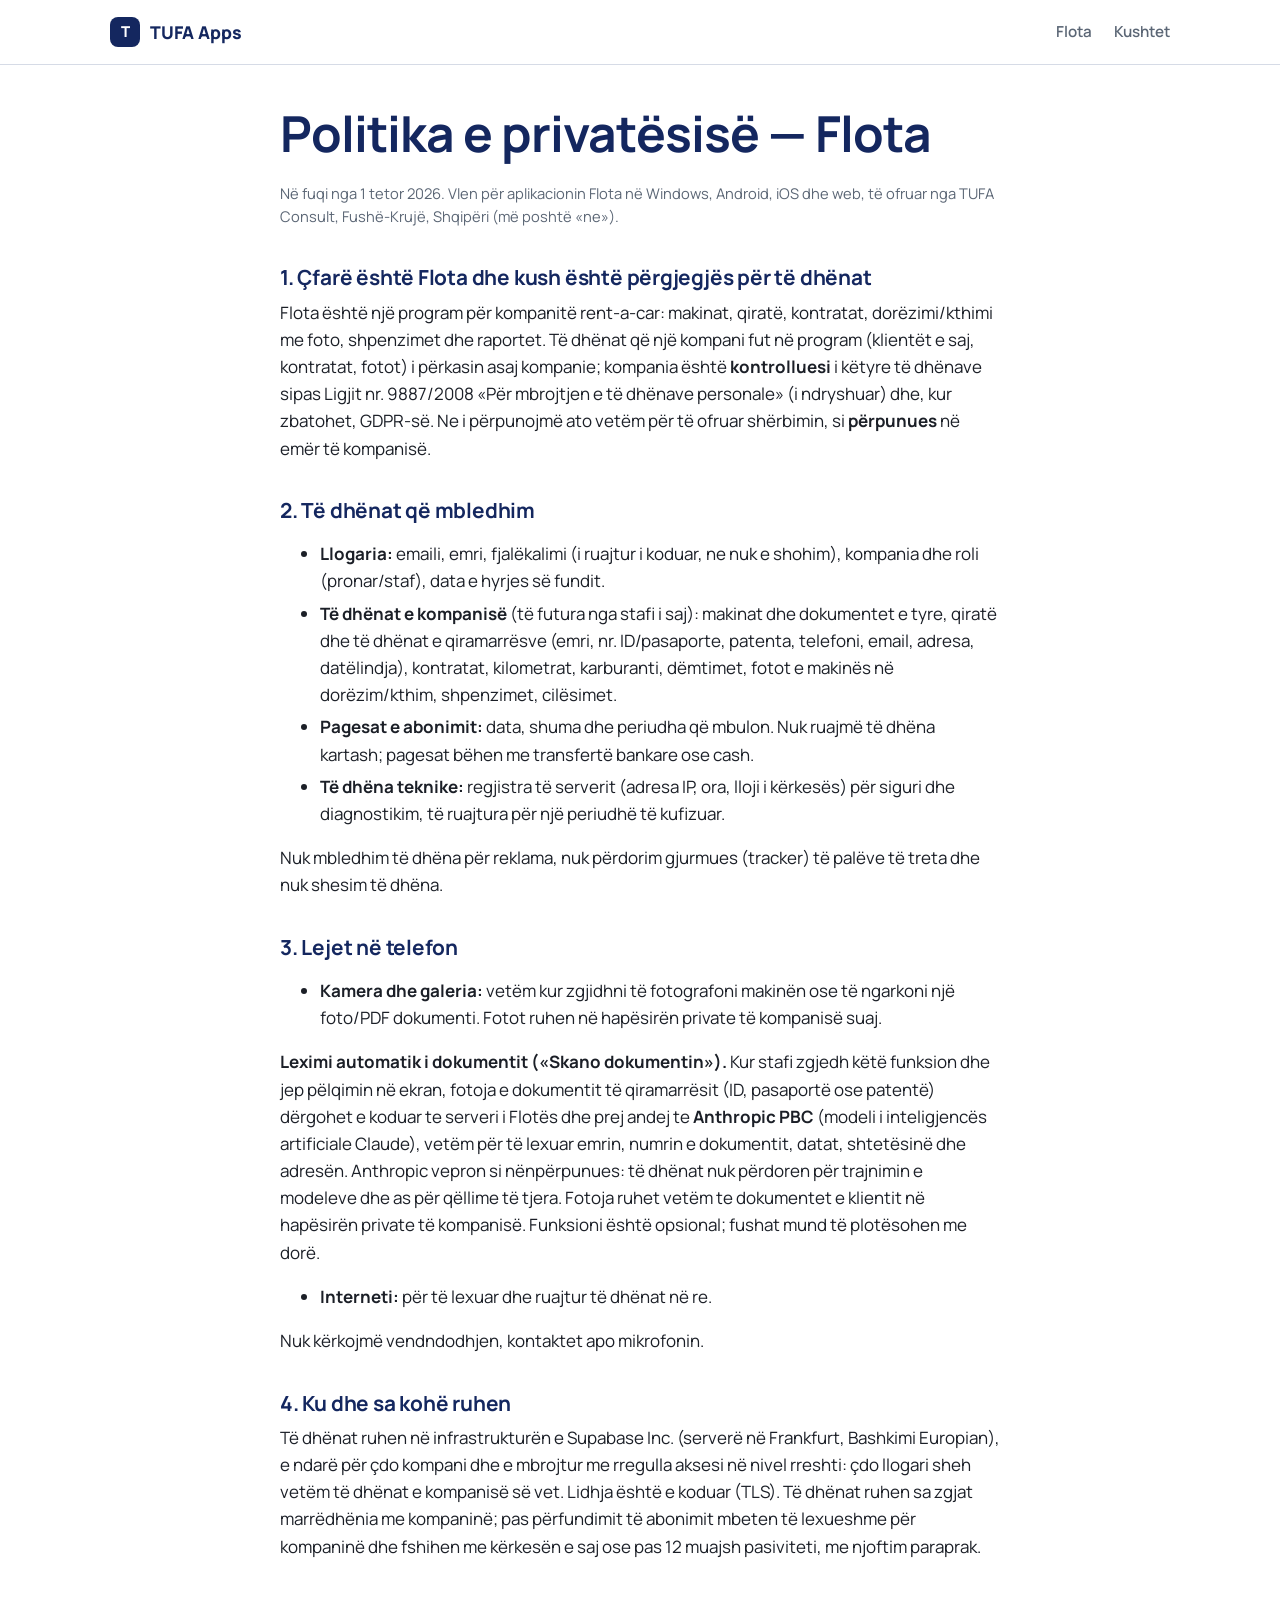
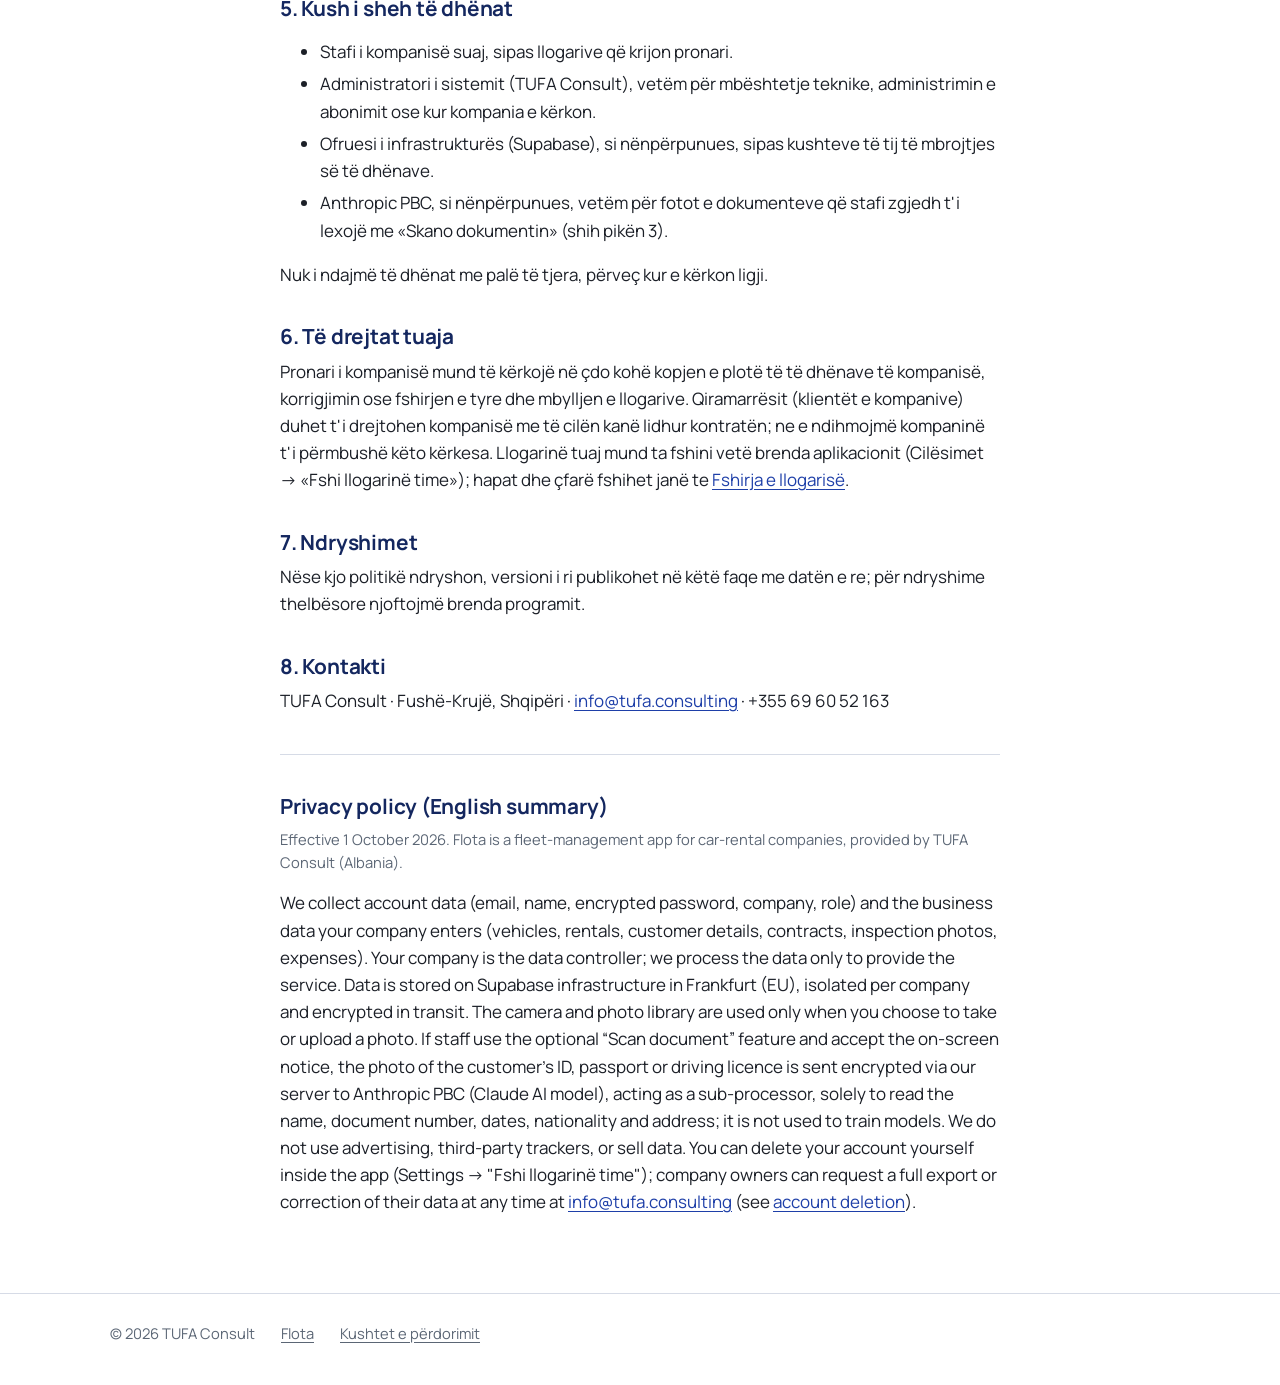
<file: flota/privatesia.html>
<!doctype html>
<html lang="sq">
<head>
  <meta charset="utf-8">
  <meta name="viewport" content="width=device-width, initial-scale=1">
  <title>Politika e privatësisë — Flota</title>
  <link rel="preconnect" href="https://fonts.googleapis.com">
  <link rel="preconnect" href="https://fonts.gstatic.com" crossorigin>
  <link href="https://fonts.googleapis.com/css2?family=Manrope:wght@500;600;700;800&display=swap" rel="stylesheet">
  <link rel="stylesheet" href="../assets/site.css">
  <link rel="icon" href="../assets/favicon.svg" type="image/svg+xml">
</head>
<body>
  <header class="top">
    <div class="wrap">
      <a class="brand" href="../"><span class="mark">T</span> TUFA Apps</a>
      <nav><a href="./">Flota</a><a href="kushtet.html">Kushtet</a></nav>
    </div>
  </header>

  <main class="doc">
    <h1>Politika e privatësisë — Flota</h1>
    <p class="meta">Në fuqi nga 1 tetor 2026. Vlen për aplikacionin Flota në Windows, Android, iOS dhe web, të ofruar nga TUFA Consult, Fushë-Krujë, Shqipëri (më poshtë «ne»).</p>

    <h2>1. Çfarë është Flota dhe kush është përgjegjës për të dhënat</h2>
    <p>Flota është një program për kompanitë rent-a-car: makinat, qiratë, kontratat, dorëzimi/kthimi me foto, shpenzimet dhe raportet. Të dhënat që një kompani fut në program (klientët e saj, kontratat, fotot) i përkasin asaj kompanie; kompania është <strong>kontrolluesi</strong> i këtyre të dhënave sipas Ligjit nr. 9887/2008 «Për mbrojtjen e të dhënave personale» (i ndryshuar) dhe, kur zbatohet, GDPR-së. Ne i përpunojmë ato vetëm për të ofruar shërbimin, si <strong>përpunues</strong> në emër të kompanisë.</p>

    <h2>2. Të dhënat që mbledhim</h2>
    <ul>
      <li><strong>Llogaria:</strong> emaili, emri, fjalëkalimi (i ruajtur i koduar, ne nuk e shohim), kompania dhe roli (pronar/staf), data e hyrjes së fundit.</li>
      <li><strong>Të dhënat e kompanisë</strong> (të futura nga stafi i saj): makinat dhe dokumentet e tyre, qiratë dhe të dhënat e qiramarrësve (emri, nr. ID/pasaporte, patenta, telefoni, email, adresa, datëlindja), kontratat, kilometrat, karburanti, dëmtimet, fotot e makinës në dorëzim/kthim, shpenzimet, cilësimet.</li>
      <li><strong>Pagesat e abonimit:</strong> data, shuma dhe periudha që mbulon. Nuk ruajmë të dhëna kartash; pagesat bëhen me transfertë bankare ose cash.</li>
      <li><strong>Të dhëna teknike:</strong> regjistra të serverit (adresa IP, ora, lloji i kërkesës) për siguri dhe diagnostikim, të ruajtura për një periudhë të kufizuar.</li>
    </ul>
    <p>Nuk mbledhim të dhëna për reklama, nuk përdorim gjurmues (tracker) të palëve të treta dhe nuk shesim të dhëna.</p>

    <h2>3. Lejet në telefon</h2>
    <ul>
      <li><strong>Kamera dhe galeria:</strong> vetëm kur zgjidhni të fotografoni makinën ose të ngarkoni një foto/PDF dokumenti. Fotot ruhen në hapësirën private të kompanisë suaj.</li>
    </ul>
    <p id="skanimi"><strong>Leximi automatik i dokumentit («Skano dokumentin»).</strong> Kur stafi zgjedh këtë funksion dhe jep pëlqimin në ekran, fotoja e dokumentit të qiramarrësit (ID, pasaportë ose patentë) dërgohet e koduar te serveri i Flotës dhe prej andej te <strong>Anthropic PBC</strong> (modeli i inteligjencës artificiale Claude), vetëm për të lexuar emrin, numrin e dokumentit, datat, shtetësinë dhe adresën. Anthropic vepron si nënpërpunues: të dhënat nuk përdoren për trajnimin e modeleve dhe as për qëllime të tjera. Fotoja ruhet vetëm te dokumentet e klientit në hapësirën private të kompanisë. Funksioni është opsional; fushat mund të plotësohen me dorë.</p>
    <ul>
      <li><strong>Interneti:</strong> për të lexuar dhe ruajtur të dhënat në re.</li>
    </ul>
    <p>Nuk kërkojmë vendndodhjen, kontaktet apo mikrofonin.</p>

    <h2>4. Ku dhe sa kohë ruhen</h2>
    <p>Të dhënat ruhen në infrastrukturën e Supabase Inc. (serverë në Frankfurt, Bashkimi Europian), e ndarë për çdo kompani dhe e mbrojtur me rregulla aksesi në nivel rreshti: çdo llogari sheh vetëm të dhënat e kompanisë së vet. Lidhja është e koduar (TLS). Të dhënat ruhen sa zgjat marrëdhënia me kompaninë; pas përfundimit të abonimit mbeten të lexueshme për kompaninë dhe fshihen me kërkesën e saj ose pas 12 muajsh pasiviteti, me njoftim paraprak.</p>

    <h2>5. Kush i sheh të dhënat</h2>
    <ul>
      <li>Stafi i kompanisë suaj, sipas llogarive që krijon pronari.</li>
      <li>Administratori i sistemit (TUFA Consult), vetëm për mbështetje teknike, administrimin e abonimit ose kur kompania e kërkon.</li>
      <li>Ofruesi i infrastrukturës (Supabase), si nënpërpunues, sipas kushteve të tij të mbrojtjes së të dhënave.</li>
      <li>Anthropic PBC, si nënpërpunues, vetëm për fotot e dokumenteve që stafi zgjedh t'i lexojë me «Skano dokumentin» (shih pikën 3).</li>
    </ul>
    <p>Nuk i ndajmë të dhënat me palë të tjera, përveç kur e kërkon ligji.</p>

    <h2>6. Të drejtat tuaja</h2>
    <p>Pronari i kompanisë mund të kërkojë në çdo kohë kopjen e plotë të të dhënave të kompanisë, korrigjimin ose fshirjen e tyre dhe mbylljen e llogarive. Qiramarrësit (klientët e kompanive) duhet t'i drejtohen kompanisë me të cilën kanë lidhur kontratën; ne e ndihmojmë kompaninë t'i përmbushë këto kërkesa. Llogarinë tuaj mund ta fshini vetë brenda aplikacionit (Cilësimet → «Fshi llogarinë time»); hapat dhe çfarë fshihet janë te <a href="fshirja-e-llogarise.html">Fshirja e llogarisë</a>.</p>

    <h2>7. Ndryshimet</h2>
    <p>Nëse kjo politikë ndryshon, versioni i ri publikohet në këtë faqe me datën e re; për ndryshime thelbësore njoftojmë brenda programit.</p>

    <h2>8. Kontakti</h2>
    <p>TUFA Consult · Fushë-Krujë, Shqipëri · <a href="mailto:info@tufa.consulting">info@tufa.consulting</a> · +355 69 60 52 163</p>

    <hr style="margin:40px 0;border:0;border-top:1px solid var(--line)">
    <h2 id="en">Privacy policy (English summary)</h2>
    <p class="meta">Effective 1 October 2026. Flota is a fleet-management app for car-rental companies, provided by TUFA Consult (Albania).</p>
    <p>We collect account data (email, name, encrypted password, company, role) and the business data your company enters (vehicles, rentals, customer details, contracts, inspection photos, expenses). Your company is the data controller; we process the data only to provide the service. Data is stored on Supabase infrastructure in Frankfurt (EU), isolated per company and encrypted in transit. The camera and photo library are used only when you choose to take or upload a photo. If staff use the optional “Scan document” feature and accept the on-screen notice, the photo of the customer's ID, passport or driving licence is sent encrypted via our server to Anthropic PBC (Claude AI model), acting as a sub-processor, solely to read the name, document number, dates, nationality and address; it is not used to train models. We do not use advertising, third-party trackers, or sell data. You can delete your account yourself inside the app (Settings → "Fshi llogarinë time"); company owners can request a full export or correction of their data at any time at <a href="mailto:info@tufa.consulting">info@tufa.consulting</a> (see <a href="fshirja-e-llogarise.html#en">account deletion</a>).</p>
  </main>

  <footer>
    <div class="wrap">
      <span>© <span id="viti"></span> TUFA Consult</span>
      <a href="./">Flota</a>
      <a href="kushtet.html">Kushtet e përdorimit</a>
    </div>
  </footer>
  <script>document.getElementById('viti').textContent = new Date().getFullYear();</script>
</body>
</html>
</file>
<file: assets/site.css>
/* TUFA Apps — stili i përbashkët i faqeve të aplikacioneve */
:root {
  --ink: #14275f;
  --blue: #1e3fa8;
  --blue-soft: #dce4fa;
  --stone: #eef1f6;
  --line: #d6dbe6;
  --paper: #ffffff;
  --text: #1b1f27;
  --muted: #5b6675;
  --green: #1e7a46;
  --green-soft: #ddf3e4;
  --amber: #9a6400;
  --amber-soft: #fff1cc;
  --radius: 10px;
  --max: 1100px;
}
* { box-sizing: border-box; }
html { scroll-behavior: smooth; }
@media (prefers-reduced-motion: reduce) { html { scroll-behavior: auto; } }
body {
  margin: 0;
  font-family: "Manrope", system-ui, -apple-system, "Segoe UI", Roboto, sans-serif;
  font-size: 17px;
  line-height: 1.6;
  color: var(--text);
  background: var(--paper);
  -webkit-font-smoothing: antialiased;
}
a { color: var(--blue); text-underline-offset: 3px; }
a:focus-visible, button:focus-visible { outline: 3px solid #ffb400; outline-offset: 2px; }
img { max-width: 100%; height: auto; display: block; }
h1, h2, h3 { font-weight: 700; line-height: 1.15; letter-spacing: -0.01em; margin: 0 0 0.4em; color: var(--ink); }
h1 { font-size: clamp(2rem, 4.5vw, 3.1rem); letter-spacing: -0.02em; }
h2 { font-size: clamp(1.5rem, 3vw, 2rem); }
h3 { font-size: 1.15rem; }
p { margin: 0 0 1em; }
.muted { color: var(--muted); }
.wrap { max-width: var(--max); margin: 0 auto; padding: 0 20px; }

/* koka */
.top { border-bottom: 1px solid var(--line); background: var(--paper); position: sticky; top: 0; z-index: 10; }
.top .wrap { display: flex; align-items: center; gap: 18px; height: 64px; }
.brand { display: flex; align-items: center; gap: 10px; text-decoration: none; color: var(--ink); font-weight: 800; font-size: 1.1rem; letter-spacing: -0.01em; }
.brand .mark { width: 30px; height: 30px; border-radius: 8px; background: var(--ink); color: #fff; display: grid; place-items: center; font-size: 15px; font-weight: 800; }
.top nav { margin-left: auto; display: flex; gap: 22px; }
.top nav a { text-decoration: none; color: var(--muted); font-weight: 600; font-size: 0.95rem; }
.top nav a:hover, .top nav a[aria-current] { color: var(--ink); }
.top nav a.nav-cta { color: var(--blue); }
@media (max-width: 480px) { .top nav { gap: 14px; } .top nav a { font-size: 0.88rem; } .top nav a[href="https://tufa.al"], .top nav a.nav-cta { display: none; } }

/* hero */
.hero { padding: 56px 0 24px; }
.hero .wrap { display: grid; grid-template-columns: 5fr 7fr; gap: 48px; align-items: center; }
.hero p.lead { font-size: 1.15rem; color: var(--muted); max-width: 34ch; }
.hero .sub { font-weight: 700; color: var(--blue); margin-bottom: 10px; }
@media (max-width: 860px) { .hero .wrap { grid-template-columns: 1fr; gap: 28px; } .hero { padding-top: 32px; } }

/* dritarja e aplikacionit (korniza rreth pamjeve) */
.window { border: 1px solid var(--line); border-radius: 12px; overflow: hidden; background: var(--stone); box-shadow: 0 24px 60px -30px rgba(20, 39, 95, 0.35); }
.window .bar { height: 30px; display: flex; align-items: center; gap: 6px; padding: 0 12px; background: #e6e9f0; border-bottom: 1px solid var(--line); }
.window .bar i { width: 10px; height: 10px; border-radius: 50%; background: #c5cad6; }
.window .bar span { margin-left: 8px; font-size: 12px; color: var(--muted); font-weight: 600; }
.hero-shot { display: block; }
.hero-shot img { display: block; width: 100%; height: auto; border-radius: 16px; border: 1px solid var(--line); box-shadow: 0 24px 60px -30px rgba(20, 39, 95, 0.35); }

/* butonat */
.btn { display: inline-flex; align-items: center; gap: 10px; padding: 12px 18px; border-radius: var(--radius); font-weight: 700; text-decoration: none; border: 1.5px solid var(--ink); color: var(--ink); background: var(--paper); font-size: 0.98rem; line-height: 1.2; }
.btn svg { width: 20px; height: 20px; flex: none; }
.btn.primary { background: var(--ink); color: #fff; }
.btn.primary:hover { background: var(--blue); border-color: var(--blue); }
.btn:hover { border-color: var(--blue); color: var(--blue); }
.btn.primary:hover { color: #fff; }
.btn small { display: block; font-weight: 500; font-size: 0.78rem; opacity: 0.75; }
.btn.soon { border-style: dashed; color: var(--muted); cursor: default; }
.btn.soon:hover { border-color: var(--line); color: var(--muted); }
.btn .t { display: flex; flex-direction: column; text-align: left; }

/* platformat */
.platforms { display: flex; flex-wrap: wrap; gap: 10px; margin: 18px 0 6px; }
.platforms .btn.me { box-shadow: 0 0 0 3px var(--blue-soft); }
.note { font-size: 0.9rem; color: var(--muted); }

/* seksionet */
section.block { padding: 48px 0; }
section.block + section.block { border-top: 1px solid var(--line); }
.block h2 { margin-bottom: 6px; }
.block .intro { color: var(--muted); max-width: 60ch; margin-bottom: 26px; }
.features { display: grid; grid-template-columns: repeat(3, 1fr); gap: 26px 36px; }
.features div { padding-top: 14px; border-top: 2px solid var(--ink); }
.features h3 { margin-bottom: 4px; }
.features p { margin: 0; color: var(--muted); font-size: 0.97rem; }
@media (max-width: 860px) { .features { grid-template-columns: 1fr 1fr; } }
@media (max-width: 560px) { .features { grid-template-columns: 1fr; } }

/* galeria */
.gallery { display: grid; grid-template-columns: 1fr 1fr; gap: 26px; }
.gallery figure { margin: 0; }
.gallery img { width: 100%; aspect-ratio: 4 / 3; object-fit: cover; object-position: top; border: 1px solid var(--line); border-radius: 10px; background: var(--stone); }
.gallery figcaption { font-size: 0.92rem; color: var(--muted); margin-top: 8px; }
@media (max-width: 700px) { .gallery { grid-template-columns: 1fr; } }

/* hapat */
.steps { display: grid; grid-template-columns: repeat(3, 1fr); gap: 26px; counter-reset: hapi; }
.steps div { position: relative; padding-left: 52px; }
.steps div::before { counter-increment: hapi; content: counter(hapi); position: absolute; left: 0; top: 0; width: 38px; height: 38px; border-radius: 50%; background: var(--blue-soft); color: var(--ink); font-weight: 800; display: grid; place-items: center; }
.steps p { margin: 0; color: var(--muted); font-size: 0.97rem; }
@media (max-width: 700px) { .steps { grid-template-columns: 1fr; } }

/* katalogu */
.app { display: grid; grid-template-columns: 5fr 7fr; gap: 40px; align-items: center; padding: 44px 0; }
.app + .app { border-top: 1px solid var(--line); }
.app .status { display: inline-block; padding: 3px 10px; border-radius: 999px; font-size: 0.8rem; font-weight: 700; background: var(--green-soft); color: var(--green); margin-bottom: 10px; }
.app .status.soon { background: var(--amber-soft); color: var(--amber); }
.app p { color: var(--muted); }
.app .for { font-weight: 600; color: var(--text); }
@media (max-width: 860px) { .app { grid-template-columns: 1fr; gap: 22px; } }

/* FAQ */
details { border-top: 1px solid var(--line); padding: 14px 0; }
details:last-of-type { border-bottom: 1px solid var(--line); }
summary { cursor: pointer; font-weight: 700; color: var(--ink); list-style: none; display: flex; justify-content: space-between; gap: 16px; }
summary::-webkit-details-marker { display: none; }
summary::after { content: "+"; color: var(--muted); font-weight: 500; }
details[open] summary::after { content: "–"; }
details p { margin: 10px 0 0; color: var(--muted); max-width: 70ch; }

/* çmimi / abonimi */
.price { display: grid; grid-template-columns: 1fr 1fr; gap: 26px; }
.price > div { border: 1px solid var(--line); border-radius: 12px; padding: 22px 24px; }
.price > div.hi { border-color: var(--ink); background: var(--stone); }
.price ul { margin: 10px 0 0; padding-left: 18px; color: var(--muted); }
@media (max-width: 700px) { .price { grid-template-columns: 1fr; } }

/* fund */
footer { border-top: 1px solid var(--line); padding: 28px 0 40px; color: var(--muted); font-size: 0.92rem; }
footer .wrap { display: flex; flex-wrap: wrap; gap: 10px 26px; align-items: center; }
footer a { color: var(--muted); }

/* dokumente (privatësia, kushtet) */
.doc { max-width: 76ch; padding: 40px 20px 60px; margin: 0 auto; }
.doc h2 { font-size: 1.3rem; margin-top: 1.8em; }
.doc li { margin-bottom: 0.3em; }
.doc .meta { color: var(--muted); font-size: 0.92rem; }
</file>
